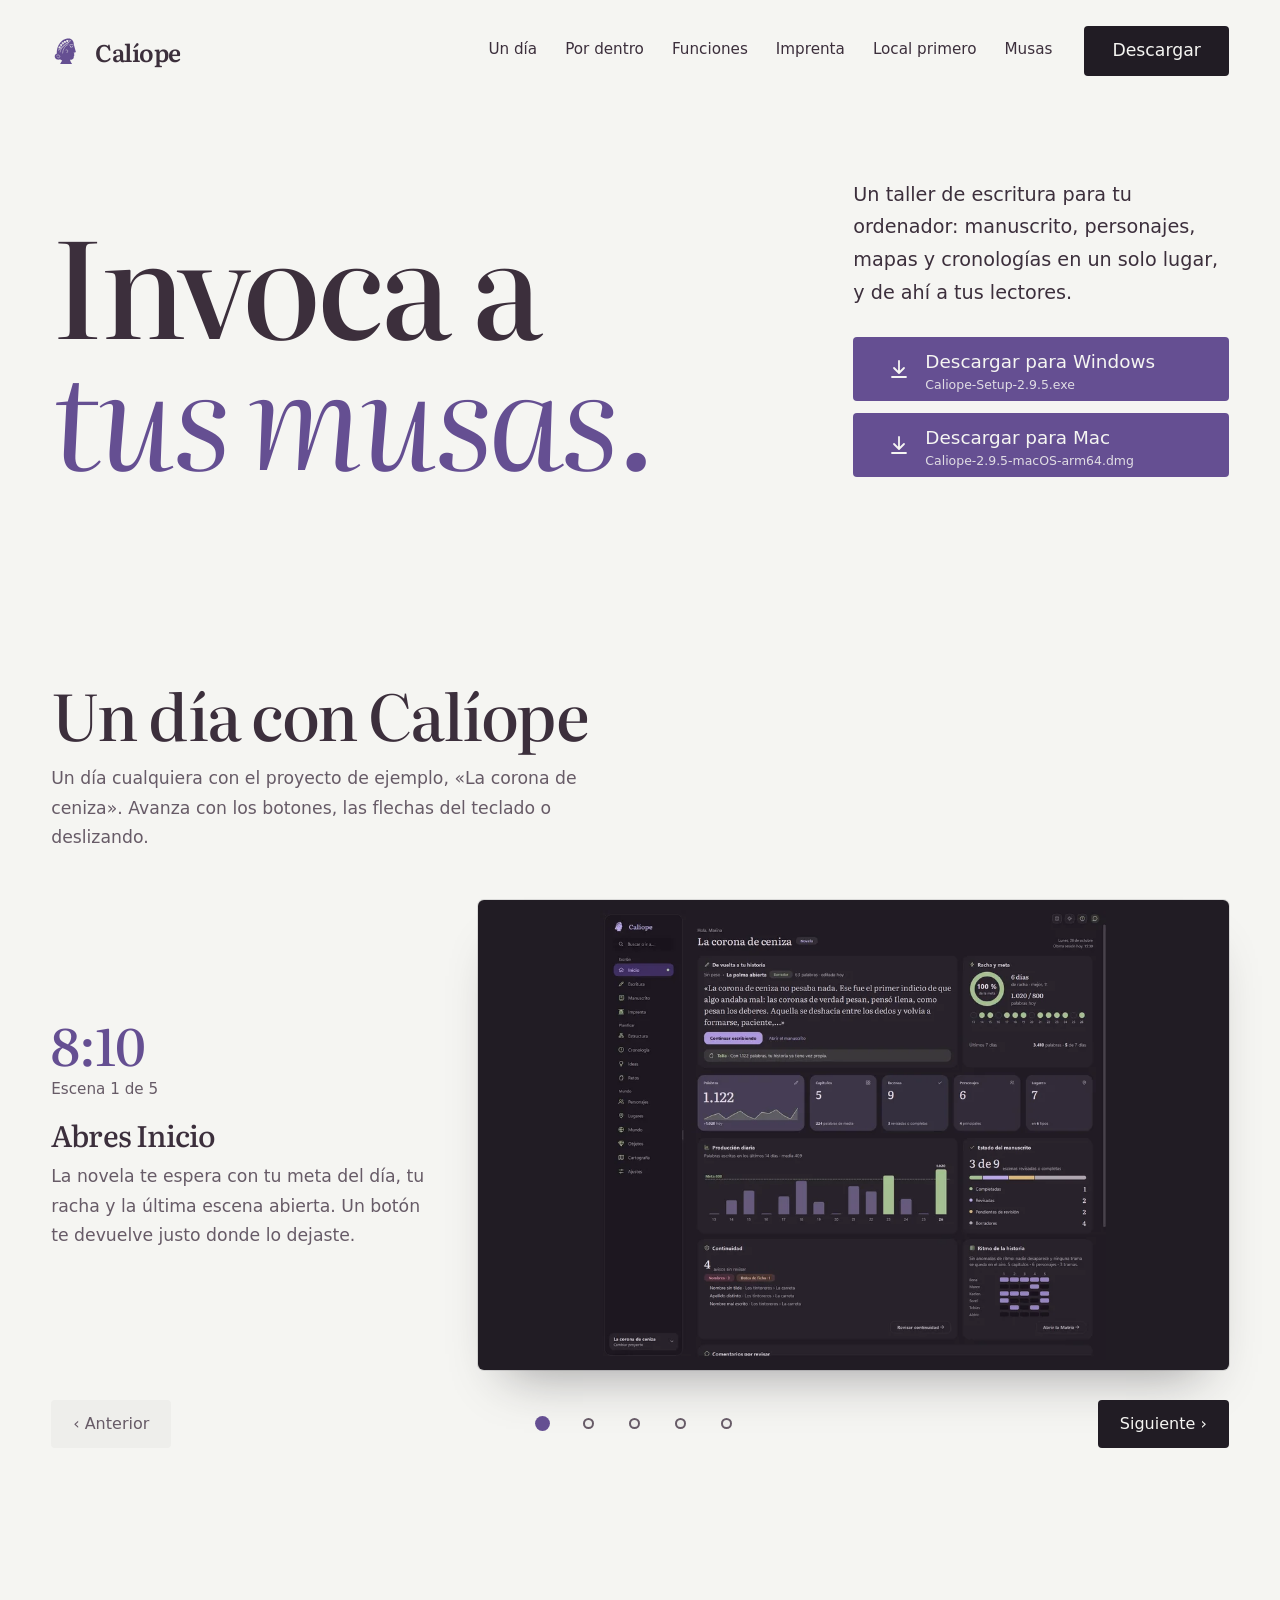
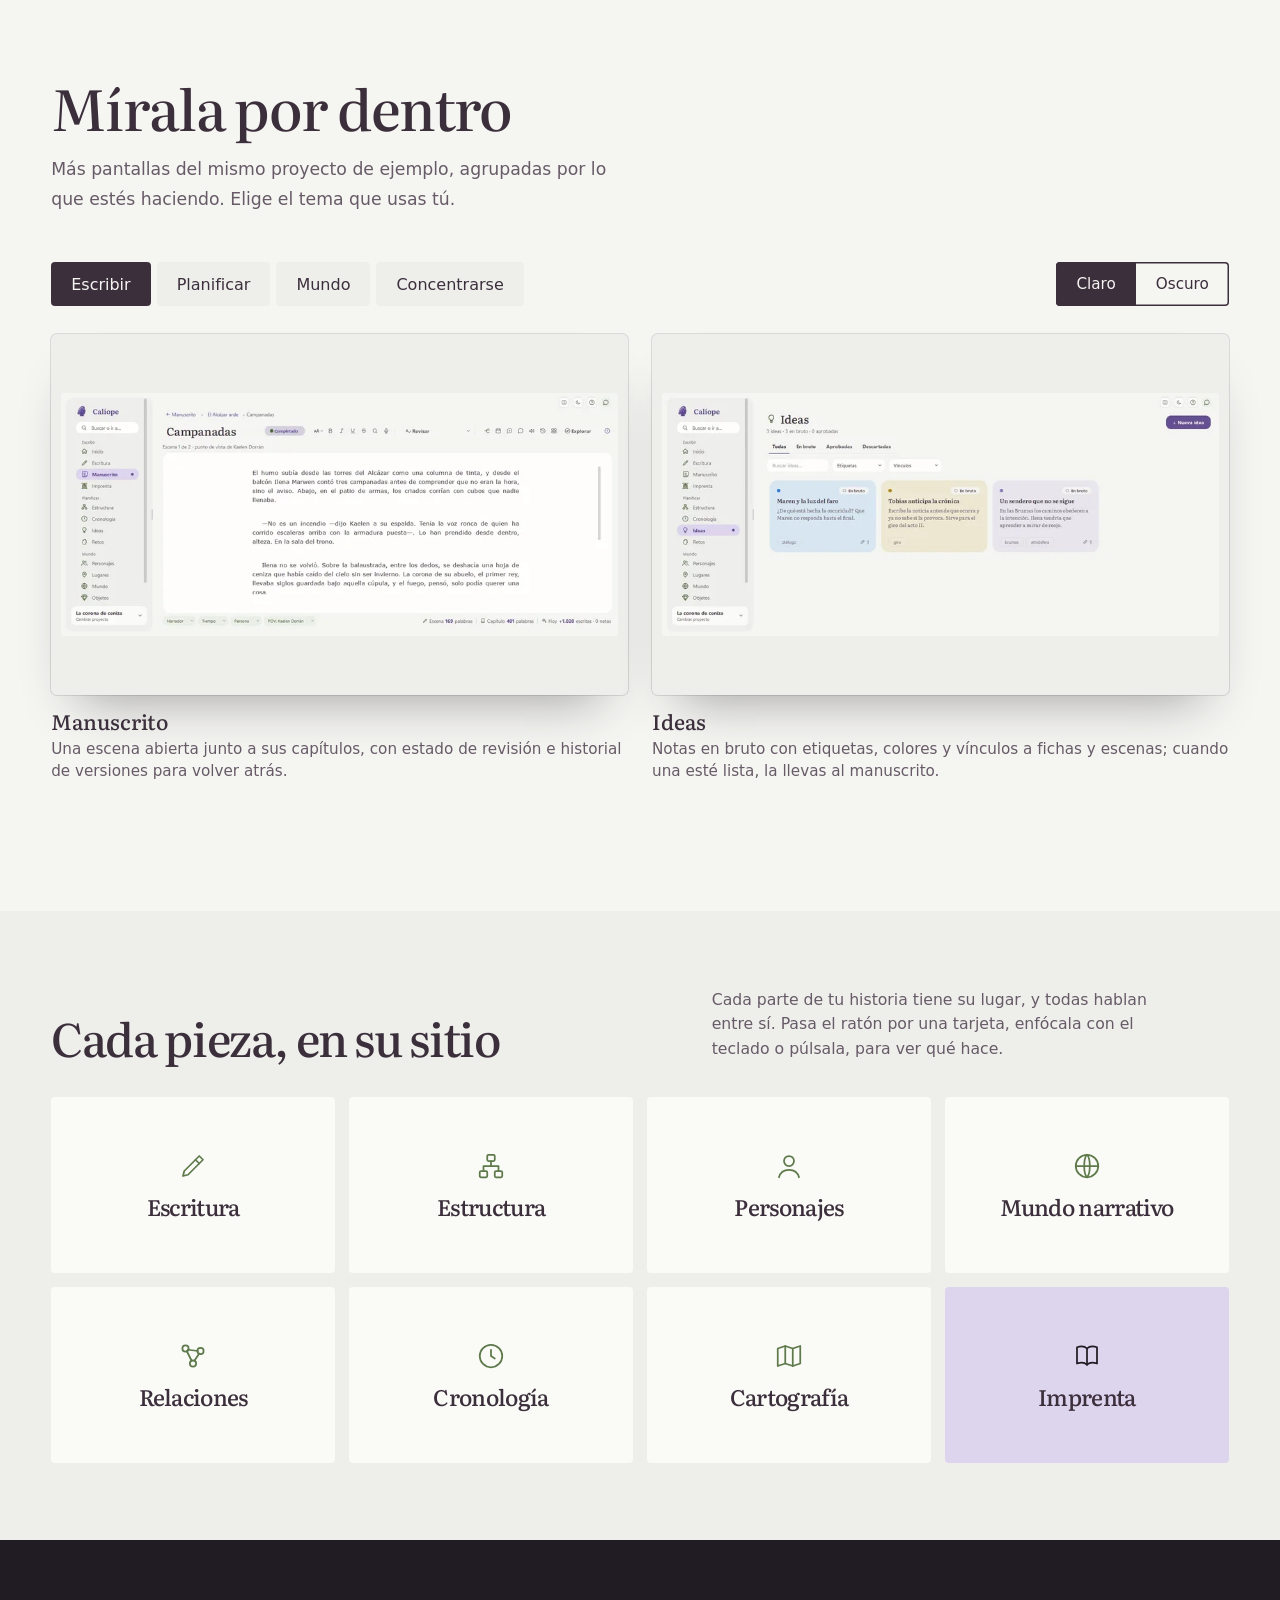
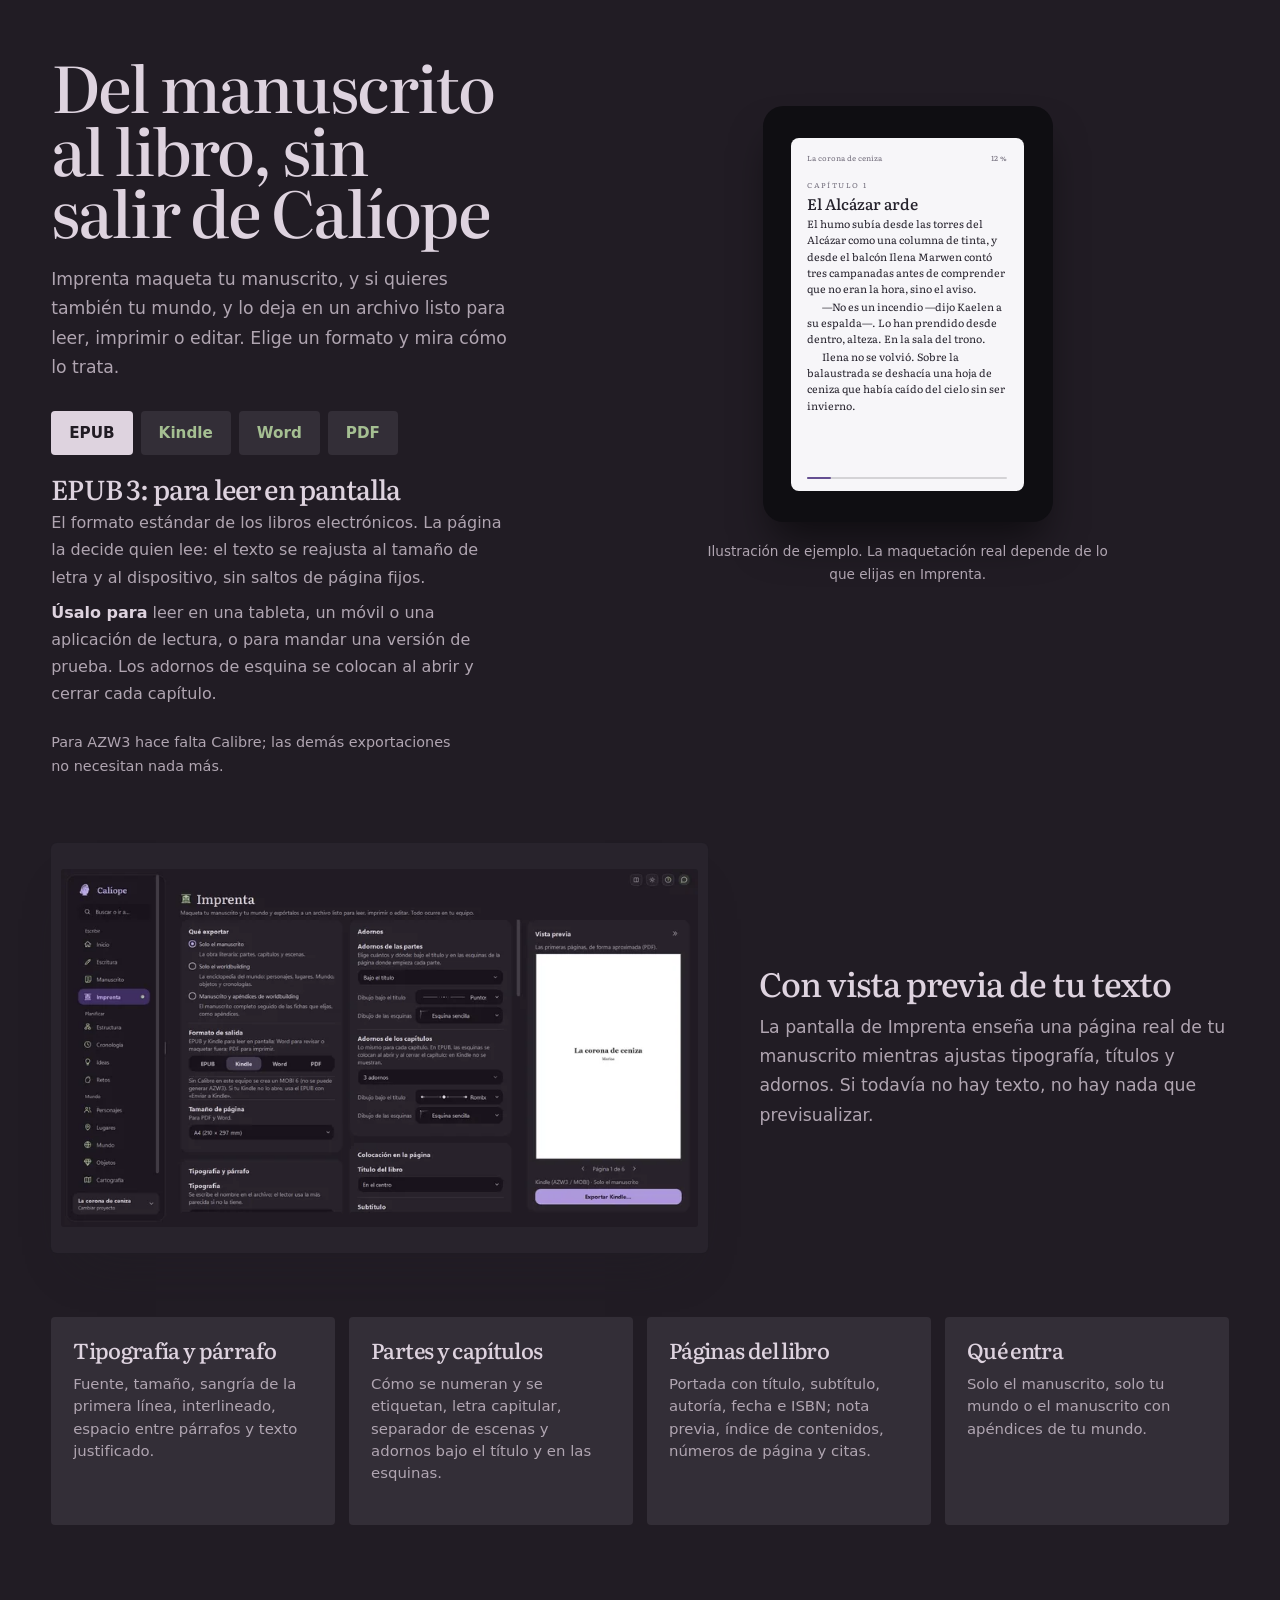
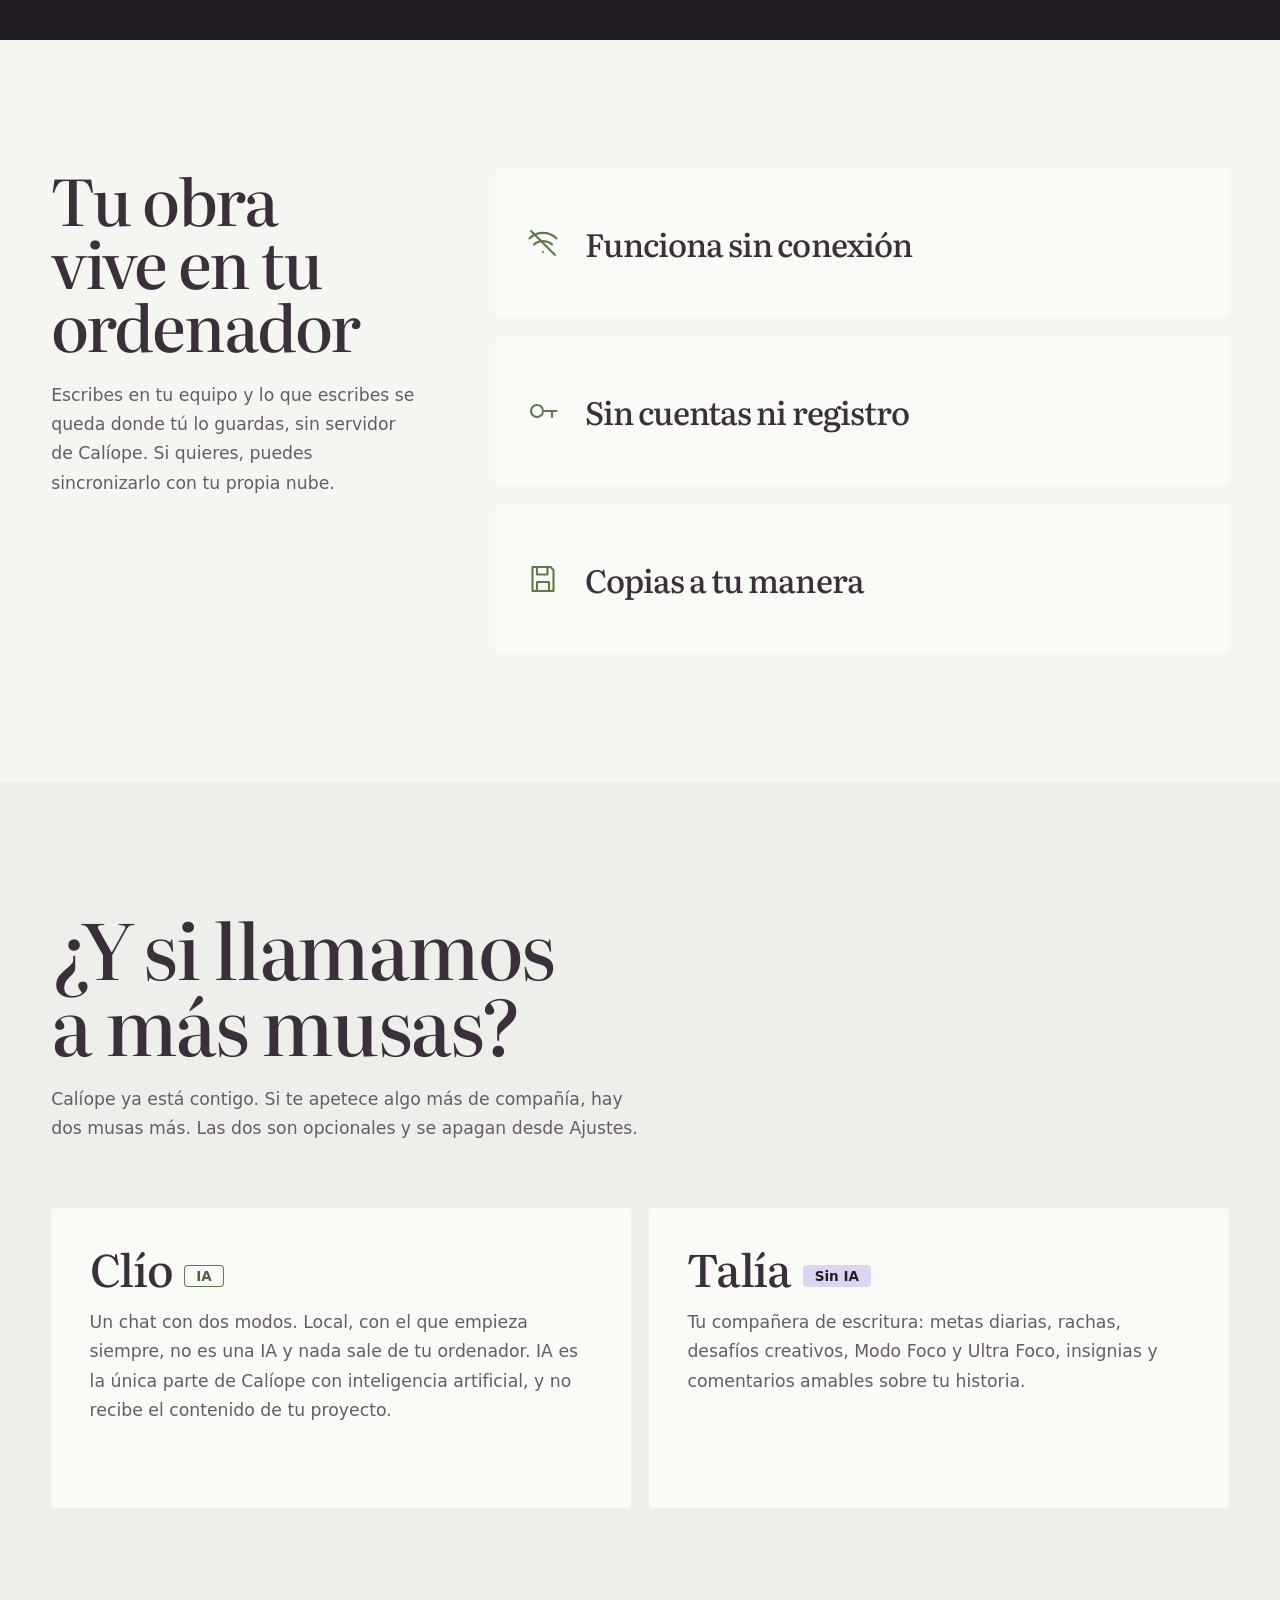
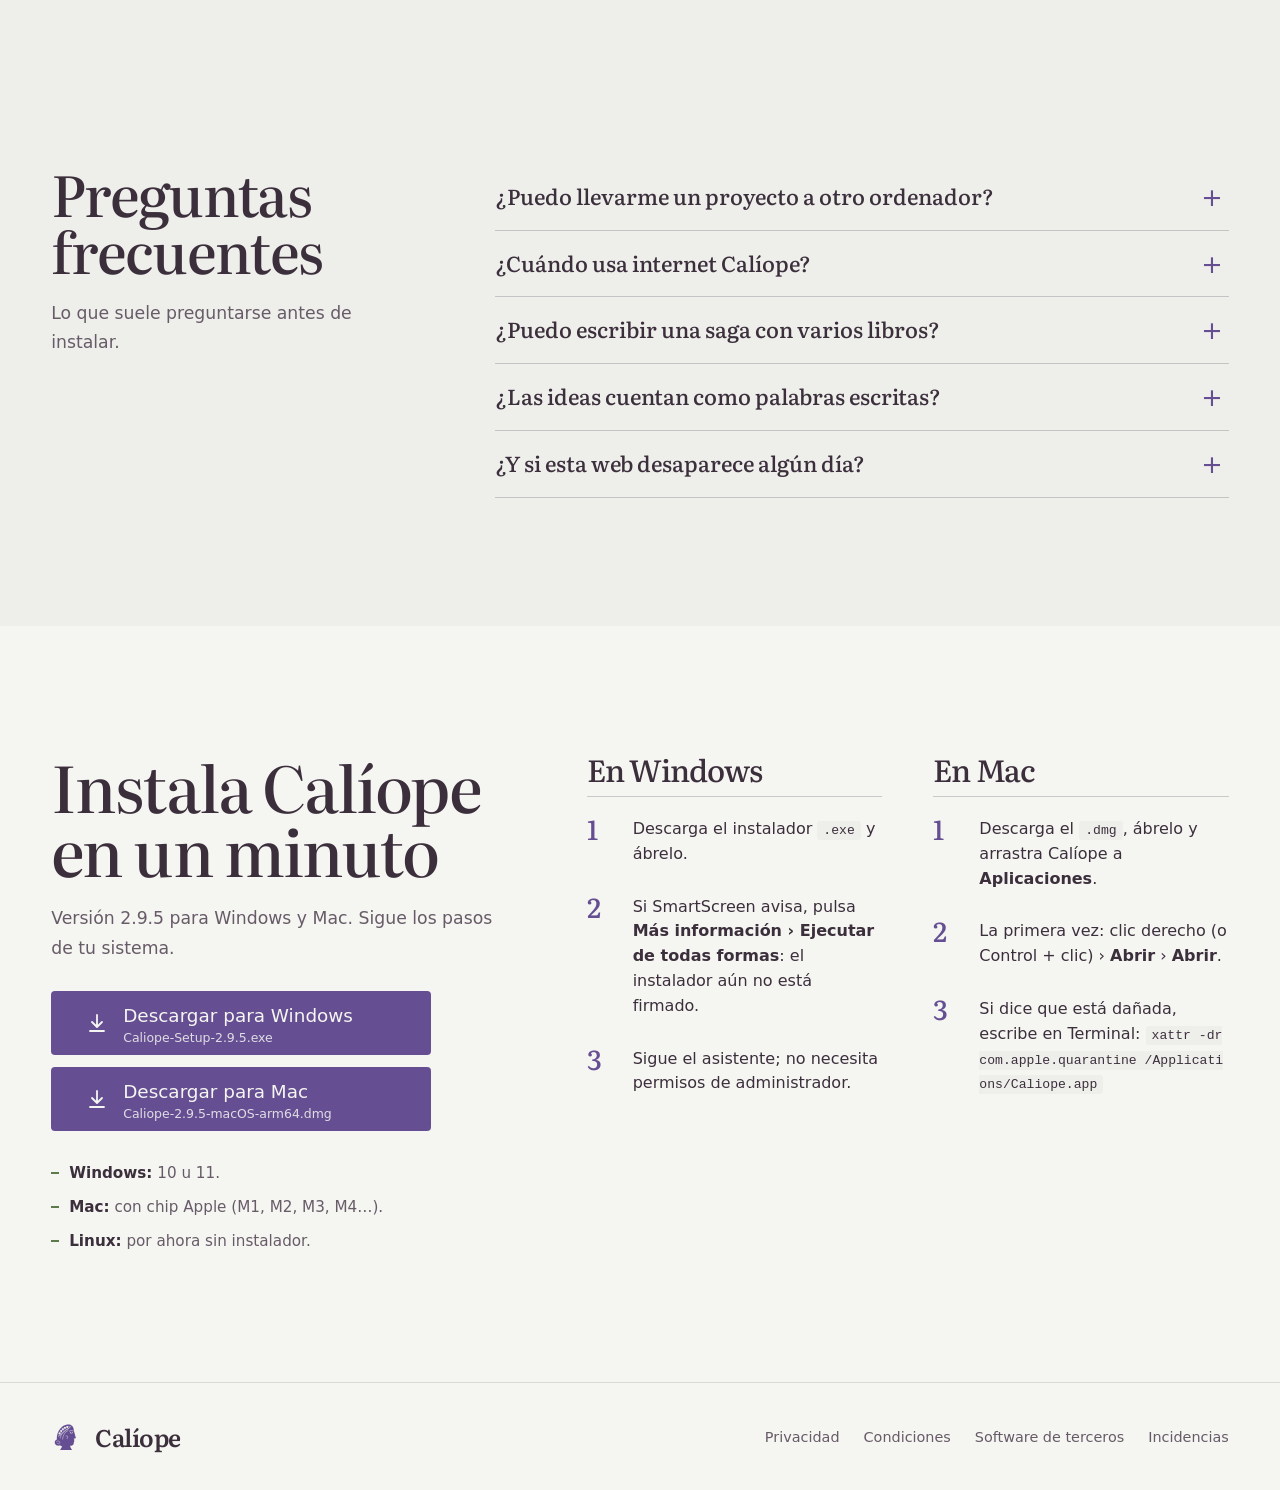
<file: docs/index.html>
<!doctype html>
<html lang="es">
<head>
<meta charset="utf-8">
<meta name="viewport" content="width=device-width, initial-scale=1">
<meta name="caliope-version" content="2.9.5">
<title>Calíope — Invoca a tus musas. Da vida a tus mundos.</title>
<meta name="description" content="Calíope es una aplicación de escritorio para escritores: manuscrito con revisión de continuidad, escaleta y matriz de ritmo, personajes, mundo, mapas, cronologías y exportación a EPUB, Kindle, DOCX y PDF. Todo en tu ordenador, sin cuentas; la nube, solo si la activas.">
<meta name="theme-color" content="#F5F5F2">
<meta name="color-scheme" content="light">
<meta property="og:title" content="Calíope — Invoca a tus musas. Da vida a tus mundos.">
<meta property="og:description" content="Tu musa para la escritura: manuscrito, continuidad, estructura, mundo, mapas y cronologías, 100 % en tu ordenador.">
<meta property="og:type" content="website">
<meta property="og:image" content="https://marinaescobar.github.io/caliope/assets/og.png">
<meta property="og:image:width" content="1200">
<meta property="og:image:height" content="630">
<meta name="twitter:card" content="summary_large_image">
<link rel="icon" href="assets/favicon.png" type="image/png" sizes="256x256">
<link rel="apple-touch-icon" href="assets/favicon.png">
<link rel="stylesheet" href="css/style.css">
<link rel="stylesheet" href="css/extra.css">
<script>document.documentElement.className+=" js"</script>
</head>
<body>
<a class="skip" href="#contenido">Saltar al contenido</a>
<svg width="0" height="0" style="position:absolute"><defs>
<symbol id="pen" viewBox="0 0 24 24" fill="none" stroke="currentColor" stroke-width="1.4" stroke-linecap="round" stroke-linejoin="round"><path d="M4 20l1-4L17 4l3 3L8 19z"/><path d="M14 7l3 3"/></symbol>
<symbol id="tree" viewBox="0 0 24 24" fill="none" stroke="currentColor" stroke-width="1.4" stroke-linecap="round" stroke-linejoin="round"><rect x="9" y="3" width="6" height="5" rx="1"/><rect x="3" y="16" width="6" height="5" rx="1"/><rect x="15" y="16" width="6" height="5" rx="1"/><path d="M12 8v4M6 16v-4h12v4"/></symbol>
<symbol id="user" viewBox="0 0 24 24" fill="none" stroke="currentColor" stroke-width="1.4" stroke-linecap="round" stroke-linejoin="round"><circle cx="12" cy="8" r="4"/><path d="M4 21c1-4 4-6 8-6s7 2 8 6"/></symbol>
<symbol id="globe" viewBox="0 0 24 24" fill="none" stroke="currentColor" stroke-width="1.4" stroke-linecap="round" stroke-linejoin="round"><circle cx="12" cy="12" r="9"/><path d="M3 12h18M12 3c3 3 3 15 0 18M12 3c-3 3-3 15 0 18"/></symbol>
<symbol id="net" viewBox="0 0 24 24" fill="none" stroke="currentColor" stroke-width="1.4" stroke-linecap="round" stroke-linejoin="round"><circle cx="6" cy="6" r="2.5"/><circle cx="18" cy="8" r="2.5"/><circle cx="12" cy="18" r="2.5"/><path d="M8 7l8 1M7 8l4 8M17 10l-4 6"/></symbol>
<symbol id="clock" viewBox="0 0 24 24" fill="none" stroke="currentColor" stroke-width="1.4" stroke-linecap="round" stroke-linejoin="round"><circle cx="12" cy="12" r="9"/><path d="M12 7v5l3 2"/></symbol>
<symbol id="map" viewBox="0 0 24 24" fill="none" stroke="currentColor" stroke-width="1.4" stroke-linecap="round" stroke-linejoin="round"><path d="M3 6l6-2 6 2 6-2v14l-6 2-6-2-6 2z"/><path d="M9 4v14M15 6v14"/></symbol>
<symbol id="book" viewBox="0 0 24 24" fill="none" stroke="currentColor" stroke-width="1.4" stroke-linecap="round" stroke-linejoin="round"><path d="M4 5c3-1 6-1 8 1 2-2 5-2 8-1v13c-3-1-6-1-8 1-2-2-5-2-8-1z"/><path d="M12 6v13"/></symbol>
<symbol id="wifi" viewBox="0 0 24 24" fill="none" stroke="currentColor" stroke-width="1.4" stroke-linecap="round" stroke-linejoin="round"><path d="M3 9c5-5 13-5 18 0M6 13c3-3 9-3 12 0M12 18h.01"/><path d="M4 4l16 16"/></symbol>
<symbol id="key" viewBox="0 0 24 24" fill="none" stroke="currentColor" stroke-width="1.4" stroke-linecap="round" stroke-linejoin="round"><circle cx="8" cy="12" r="4"/><path d="M12 12h9M18 12v4"/></symbol>
<symbol id="save" viewBox="0 0 24 24" fill="none" stroke="currentColor" stroke-width="1.4" stroke-linecap="round" stroke-linejoin="round"><path d="M5 4h12l2 2v14H5z"/><path d="M8 4v5h7V4M8 20v-6h8v6"/></symbol>
<symbol id="dl" viewBox="0 0 24 24" fill="none" stroke="currentColor" stroke-width="1.8" stroke-linecap="round" stroke-linejoin="round"><path d="M12 4v11M7 11l5 5 5-5M5 20h14"/></symbol>
</defs></svg>

<header class="top"><a class="brand" href="#"><span class="mark" aria-hidden="true"><!--LOGO--><svg xmlns="http://www.w3.org/2000/svg" viewBox="0 0 100 100"><defs><mask id="m" maskUnits="userSpaceOnUse" x="0" y="0" width="100" height="100"><rect width="100" height="100" fill="#fff"/><path d="M57.00 19.50C41.00 19.50 27.00 30.00 22.50 47.00Z" fill="none" stroke="#000" stroke-width="1.25" stroke-linecap="round"/><path d="M50.21 19.38C51.03 22.15 48.99 24.60 46.12 24.30C45.30 21.53 47.35 19.07 50.21 19.38Z" fill="#000"/><path d="M50.53 20.82C48.04 22.29 45.16 20.90 44.76 18.04C47.25 16.58 50.13 17.97 50.53 20.82Z" fill="#000"/><path d="M42.95 21.58C44.34 24.11 42.86 26.94 39.99 27.26C38.60 24.73 40.08 21.89 42.95 21.58Z" fill="#000"/><path d="M43.56 22.92C41.44 24.88 38.33 24.14 37.34 21.43C39.45 19.47 42.56 20.22 43.56 22.92Z" fill="#000"/><path d="M36.34 25.26C38.24 27.44 37.40 30.52 34.67 31.44C32.77 29.27 33.61 26.18 36.34 25.26Z" fill="#000"/><path d="M37.23 26.45C35.58 28.81 32.38 28.75 30.83 26.32C32.48 23.95 35.68 24.01 37.23 26.45Z" fill="#000"/><path d="M30.60 30.34C32.92 32.06 32.76 35.25 30.28 36.73C27.96 35.01 28.13 31.81 30.60 30.34Z" fill="#000"/><path d="M31.72 31.31C30.61 33.97 27.47 34.58 25.44 32.54C26.55 29.87 29.69 29.26 31.72 31.31Z" fill="#000"/><path d="M25.94 36.70C28.56 37.90 29.07 41.06 26.95 43.02C24.33 41.82 23.82 38.67 25.94 36.70Z" fill="#000"/><path d="M27.23 37.42C26.70 40.25 23.76 41.51 21.34 39.93C21.87 37.10 24.81 35.84 27.23 37.42Z" fill="#000"/><path d="M52 25.5C38 29 29 41 27 53" fill="none" stroke="#000" stroke-width="1.25" stroke-linecap="round" stroke-linejoin="round"/><path d="M50 31C41 35 35 44 34 56" fill="none" stroke="#000" stroke-width="1.25" stroke-linecap="round" stroke-linejoin="round"/><path d="M16 64C19 60 25 61 26 66C26 70 21 72 19 69" fill="none" stroke="#000" stroke-width="1.25" stroke-linecap="round" stroke-linejoin="round"/><path d="M44 47C49 44.5 51.5 50 47 55" fill="none" stroke="#000" stroke-width="1.25" stroke-linecap="round" stroke-linejoin="round"/><path d="M54.5 32.5C58 30.5 62 30.5 65.2 32.2" fill="none" stroke="#000" stroke-width="1.5" stroke-linecap="round"/><path d="M55.5 37.5C57.5 34.8 62 34.8 64.8 37.2C62 40 57.5 40.2 55.5 37.5Z" fill="#000"/><circle cx="60.4" cy="37.3" r="1.9" fill="#fff"/></mask></defs><path d="M54.00 13.00L55.46 13.35L56.86 13.83L58.17 14.44L59.41 15.16L60.56 16.00L61.63 16.93L62.61 17.95L63.50 19.06L64.30 20.25L65.00 21.50L65.60 22.81L66.09 24.18L66.49 25.59L66.77 27.03L66.94 28.51L67.00 30.00L72.50 50.50L73.19 52.31L72.31 53.69L70.00 54.50L66.50 55.20L68.12 57.40L69.00 59.00L68.36 60.15L67.50 61.00L68.50 62.56L68.00 64.50L66.91 66.06L66.80 68.00L66.85 69.49L66.50 70.94L65.75 72.28L64.59 73.49L63.00 74.50L61.75 75.03L60.52 75.42L59.31 75.70L58.15 75.88L57.04 75.97L56.00 76.00L56.30 77.09L56.64 78.18L57.04 79.27L57.49 80.36L57.98 81.45L58.53 82.55L59.12 83.64L59.77 84.73L60.46 85.82L61.21 86.91L62.00 88.00L27.00 88.00L27.67 86.70L28.33 85.47L29.00 84.30L29.67 83.17L30.33 82.09L31.00 81.04L31.67 80.01L32.33 79.00L33.00 78.00L31.84 77.46L30.70 76.87L29.59 76.23L28.51 75.56L27.47 74.83L26.69 74.25L25.16 74.91L23.39 75.35L21.50 75.50L19.61 75.35L17.84 74.91L16.20 74.20L14.73 73.27L13.47 72.12L12.43 70.79L11.66 69.31L11.17 67.71L11.00 66.00L11.17 64.29L11.66 62.69L12.43 61.21L13.47 59.88L14.73 58.73L16.20 57.80L17.12 57.40L17.04 56.42L17.00 55.00L17.02 53.44L17.10 51.88L17.22 50.34L17.39 48.82L17.60 47.30L17.86 45.80L18.17 44.32L18.52 42.86L18.91 41.42L19.35 39.99L19.83 38.59L20.35 37.22L20.91 35.86L21.51 34.54L22.14 33.24L22.82 31.96L23.53 30.72L24.28 29.51L25.06 28.33L25.88 27.19L26.74 26.08L27.62 25.00L28.54 23.96L29.50 22.96L30.48 22.00L31.49 21.08L32.53 20.21L33.60 19.37L34.70 18.59L35.83 17.84L36.98 17.15L38.16 16.50L39.36 15.91L40.59 15.36L41.84 14.87L43.11 14.43L44.40 14.04L45.72 13.72L47.05 13.45L48.40 13.23L49.78 13.08L51.17 12.99L52.58 12.96L54.00 13.00Z" fill="currentColor" mask="url(#m)"/></svg><!--/LOGO--></span>Calíope</a>
<nav class="links"><a href="#dia">Un día</a><a href="#dentro">Por dentro</a><a href="#funciones">Funciones</a><a href="#imprenta">Imprenta</a><a href="#local">Local primero</a><a href="#musas">Musas</a></nav>
<a class="btn" href="#descarga">Descargar</a></header>

<main id="contenido" tabindex="-1">
<section class="hero"><div class="wrap">
<h1>Invoca a<span>tus musas.</span></h1>
<aside><p>Un taller de escritura para tu ordenador: manuscrito, personajes, mapas y cronologías en un solo lugar, y de ahí a tus lectores.</p>
<div class="dl"><a class="btn big" href="https://github.com/marinaescobar/caliope/releases/download/v2.9.5/Caliope-Setup-2.9.5.exe"><svg aria-hidden="true"><use href="#dl"/></svg><span>Descargar para Windows<small>Caliope-Setup-2.9.5.exe</small></span></a>
<a class="btn big" href="https://github.com/marinaescobar/caliope/releases/download/v2.9.5/Caliope-2.9.5-macOS-arm64.dmg"><svg aria-hidden="true"><use href="#dl"/></svg><span>Descargar para Mac<small>Caliope-2.9.5-macOS-arm64.dmg</small></span></a></div>
</aside></div>
</section>

<section class="day" id="dia" aria-labelledby="dia-h"><div class="wrap">
<h2 id="dia-h">Un día con Calíope</h2>
<p class="lead">Un día cualquiera con el proyecto de ejemplo, «La corona de ceniza». Avanza con los botones, las flechas del teclado o deslizando.</p>
<div class="story" data-story>
<ol class="chapters">
<li class="ch" data-title="Primera hora"><div class="t"><span class="k">8:10</span><span class="lbl">Escena 1 de 5</span><h3>Abres Inicio</h3><p>La novela te espera con tu meta del día, tu racha y la última escena abierta. Un botón te devuelve justo donde lo dejaste.</p></div><figure class="fr"><img src="img/dark/inicio.webp" srcset="img/dark/inicio-800.webp 800w, img/dark/inicio.webp 1600w" sizes="(min-width:1100px) 700px, 92vw" data-n="inicio" data-w="1600" width="1600" height="1421" alt="Pantalla de Inicio con la meta diaria, la racha, la última escena abierta y las baldosas del proyecto" loading="lazy" decoding="async"></figure></li>
<li class="ch" data-title="La escena"><div class="t"><span class="k">9:30</span><span class="lbl">Escena 2 de 5</span><h3>Escribes la escena</h3><p>Sigues en el capítulo cinco. El texto ocupa el centro, el índice espera a un lado y el formato aparece solo cuando lo pides.</p></div><figure class="fr"><img src="img/dark/escritura.webp" srcset="img/dark/escritura-800.webp 800w, img/dark/escritura.webp 1600w" sizes="(min-width:1100px) 700px, 92vw" data-n="escritura" data-w="1600" width="1600" height="900" alt="Módulo Escritura: el manuscrito entero en un solo editor, con la barra de formato y las divisiones de capítulos y escenas" loading="lazy" decoding="async"></figure></li>
<li class="ch" data-title="Algo no casa"><div class="t"><span class="k">11:15</span><span class="lbl">Escena 3 de 5</span><h3>Algo no casa</h3><p>Calíope avisa de que un apellido no coincide con su ficha y de que unos ojos eran grises, no azules. Corriges desde el propio aviso o lo dejas si fue a propósito.</p></div><figure class="fr"><img src="img/dark/continuidad.webp" srcset="img/dark/continuidad-800.webp 800w, img/dark/continuidad.webp 1600w" sizes="(min-width:1100px) 700px, 92vw" data-n="continuidad" data-w="1600" width="1600" height="900" alt="Pestaña Continuidad con avisos sobre apellidos y rasgos que no coinciden con las fichas" loading="lazy" decoding="async"></figure></li>
<li class="ch" data-title="El ritmo"><div class="t"><span class="k">13:40</span><span class="lbl">Escena 4 de 5</span><h3>Miras el ritmo</h3><p>En la Matriz ves que Sorel lleva tres capítulos sin aparecer. Si es lo que buscabas, lo marcas como intencional; si no, ya sabes dónde mirar.</p></div><figure class="fr"><img src="img/dark/matriz.webp" srcset="img/dark/matriz-800.webp 800w, img/dark/matriz.webp 1040w" sizes="(min-width:1100px) 700px, 92vw" data-n="matriz" data-w="1040" width="1040" height="700" alt="Matriz de ritmo: capítulos en las filas, personajes en las columnas y las ausencias prolongadas resaltadas" loading="lazy" decoding="async"></figure></li>
<li class="ch" data-title="El libro"><div class="t"><span class="k">20:00</span><span class="lbl">Escena 5 de 5</span><h3>Cierras con el libro</h3><p>Al caer la tarde compilas lo escrito y miras cómo quedan las páginas, con su índice y su nota previa.</p></div><figure class="fr bk" role="img" aria-label="Ilustración de un índice de contenidos y una nota previa maquetados"><div class="spread" style="width:min(100%,460px)" aria-hidden="true">
<div class="pgw"><div class="pg cpg"><p class="cl">Contenido</p><div class="orn"><i></i></div><ul class="toc"><li><span>El Alcázar arde</span><i></i><span>13</span></li><li><span>Los tintoreros</span><i></i><span>27</span></li><li><span>Un sendero que no se sigue</span><i></i><span>41</span></li><li><span>La isla del faro</span><i></i><span>58</span></li><li><span>Sin peso</span><i></i><span>73</span></li></ul><p class="fo">7</p></div></div>
<div class="pgw"><div class="pg cpg"><p class="cl">Nota previa</p><div class="orn"><i></i></div><p class="tx">Esta historia nació de una pregunta: qué pesa más, una corona o una promesa.</p><p class="tx">Los nombres y los lugares son inventados. Las cenizas, no.</p><p class="fo">8</p></div></div>
</div></figure></li>
</ol>
<div class="ctrl"><button type="button" data-prev>‹ Anterior</button><ol class="dots" aria-label="Escenas"></ol><button type="button" data-next>Siguiente ›</button></div>
<p class="sr" aria-live="polite"></p>
</div></div></section>

<section class="shots" id="dentro"><div class="wrap">
<h2>Mírala por dentro</h2><p class="lead">Más pantallas del mismo proyecto de ejemplo, agrupadas por lo que estés haciendo. Elige el tema que usas tú.</p>
<div data-gal data-theme="light" class="tabs">
<div class="gbar"><div class="tl" role="tablist" aria-label="Tareas"><button type="button" role="tab" id="t0" aria-controls="p0" aria-selected="true" tabindex="0">Escribir</button><button type="button" role="tab" id="t1" aria-controls="p1" aria-selected="false" tabindex="-1">Planificar</button><button type="button" role="tab" id="t2" aria-controls="p2" aria-selected="false" tabindex="-1">Mundo</button><button type="button" role="tab" id="t3" aria-controls="p3" aria-selected="false" tabindex="-1">Concentrarse</button></div><div class="gt" role="group" aria-label="Tema de las capturas"><button type="button" data-gt="light" aria-pressed="true">Claro</button><button type="button" data-gt="dark" aria-pressed="false">Oscuro</button></div></div>
<div class="tp" role="tabpanel" id="p0" aria-labelledby="t0"><figure><div class="fr"><img src="img/light/manuscrito.webp" srcset="img/light/manuscrito-800.webp 800w, img/light/manuscrito.webp 1600w" sizes="(min-width:1100px) 560px, (min-width:700px) 46vw, 92vw" data-n="manuscrito" data-w="1600" width="1600" height="700" alt="Módulo Manuscrito con una escena abierta y el panel de capítulos" loading="lazy" decoding="async"></div><figcaption><b>Manuscrito</b>Una escena abierta junto a sus capítulos, con estado de revisión e historial de versiones para volver atrás.</figcaption></figure><figure><div class="fr"><img src="img/light/ideas.webp" srcset="img/light/ideas-800.webp 800w, img/light/ideas.webp 1600w" sizes="(min-width:1100px) 560px, (min-width:700px) 46vw, 92vw" data-n="ideas" data-w="1600" width="1600" height="700" alt="Módulo Ideas con tres notas en bruto, con etiquetas y colores" loading="lazy" decoding="async"></div><figcaption><b>Ideas</b>Notas en bruto con etiquetas, colores y vínculos a fichas y escenas; cuando una esté lista, la llevas al manuscrito.</figcaption></figure></div><div class="tp" role="tabpanel" id="p1" aria-labelledby="t1"><figure><div class="fr"><img src="img/light/escaleta.webp" srcset="img/light/escaleta-800.webp 800w, img/light/escaleta.webp 1600w" sizes="(min-width:1100px) 560px, (min-width:700px) 46vw, 92vw" data-n="escaleta" data-w="1600" width="1600" height="720" alt="Escaleta con tarjetas de escena agrupadas por tramas" loading="lazy" decoding="async"></div><figcaption><b>Escaleta</b>Tarjetas de escena agrupadas por actos o tramas; las reordenas para probar otra estructura.</figcaption></figure><figure><div class="fr"><img src="img/light/cronologia.webp" srcset="img/light/cronologia-800.webp 800w, img/light/cronologia.webp 1600w" sizes="(min-width:1100px) 560px, (min-width:700px) 46vw, 92vw" data-n="cronologia" data-w="1600" width="1600" height="940" alt="Línea de tiempo con eventos sobre un calendario propio" loading="lazy" decoding="async"></div><figcaption><b>Cronología</b>Los eventos de tu historia ordenados sobre el calendario que definas.</figcaption></figure></div><div class="tp" role="tabpanel" id="p2" aria-labelledby="t2"><figure><div class="fr"><img src="img/light/personajes.webp" srcset="img/light/personajes-800.webp 800w, img/light/personajes.webp 1600w" sizes="(min-width:1100px) 560px, (min-width:700px) 46vw, 92vw" data-n="personajes" data-w="1600" width="1600" height="940" alt="Ficha de personaje con su índice lateral de secciones" loading="lazy" decoding="async"></div><figcaption><b>Ficha de personaje</b>Datos, aspecto, psicología y galería en secciones que se despliegan, con un índice lateral para saltar.</figcaption></figure><figure><div class="fr"><img src="img/light/relaciones.webp" srcset="img/light/relaciones-800.webp 800w, img/light/relaciones.webp 1600w" sizes="(min-width:1100px) 560px, (min-width:700px) 46vw, 92vw" data-n="relaciones" data-w="1600" width="1600" height="940" alt="Mapa de relaciones entre personajes, con un color por tipo de vínculo" loading="lazy" decoding="async"></div><figcaption><b>Relaciones</b>Los vínculos entre personajes como un grafo que puedes mover; cada tipo de relación tiene su color.</figcaption></figure><figure><div class="fr"><img src="img/light/genealogias.webp" srcset="img/light/genealogias-800.webp 800w, img/light/genealogias.webp 1600w" sizes="(min-width:1100px) 560px, (min-width:700px) 46vw, 92vw" data-n="genealogias" data-w="1600" width="1600" height="940" alt="Árbol genealógico de una casa, generación a generación" loading="lazy" decoding="async"></div><figcaption><b>Genealogías</b>El árbol de una casa, generación a generación, enlazado con las fichas.</figcaption></figure><figure><div class="fr"><img src="img/light/mapa.webp" srcset="img/light/mapa-800.webp 800w, img/light/mapa.webp 1600w" sizes="(min-width:1100px) 560px, (min-width:700px) 46vw, 92vw" data-n="mapa" data-w="1600" width="1600" height="940" alt="Mapa del mundo con capas y pines enlazados a fichas" loading="lazy" decoding="async"></div><figcaption><b>Cartografía</b>Un mapa del mundo con capas; cada pin abre la ficha del lugar.</figcaption></figure></div><div class="tp" role="tabpanel" id="p3" aria-labelledby="t3"><figure><div class="fr"><img src="img/light/ultrafoco.webp" srcset="img/light/ultrafoco-800.webp 800w, img/light/ultrafoco.webp 1600w" sizes="(min-width:1100px) 560px, (min-width:700px) 46vw, 92vw" data-n="ultrafoco" data-w="1600" width="1600" height="940" alt="Modo Ultra Foco: pantalla completa con el texto centrado y la barra flotante" loading="lazy" decoding="async"></div><figcaption><b>Ultra Foco</b>Pantalla completa, solo el texto y una barra que se esconde. Eliges fondo, fuente y ambiente sonoro.</figcaption></figure><figure><div class="fr"><img src="img/light/retos.webp" srcset="img/light/retos-800.webp 800w, img/light/retos.webp 1600w" sizes="(min-width:1100px) 560px, (min-width:700px) 46vw, 92vw" data-n="retos" data-w="1600" width="1600" height="1000" alt="Pantalla de Retos con Modo Foco, racha, meta diaria, insignias conseguidas y premios por conseguir con su progreso" loading="lazy" decoding="async"></div><figcaption><b>Retos</b>Meta diaria, racha, Modo Foco con temporizador e insignias que Talía celebra contigo; las que aún no tienes se ven en «Por conseguir», con su progreso.</figcaption></figure></div>
</div></div></section>

<section class="fun" id="funciones"><div class="wrap">
<div class="intro"><h2>Cada pieza, en su sitio</h2><p>Cada parte de tu historia tiene su lugar, y todas hablan entre sí. Pasa el ratón por una tarjeta, enfócala con el teclado o púlsala, para ver qué hace.</p></div>
<div class="deck">
<div class="card" tabindex="0"><svg><use href="#pen"/></svg><h3>Escritura</h3><p>Todo el manuscrito reunido en un solo documento. Al importar un archivo detecta partes, capítulos y escenas, y tú confirmas las dudas.</p></div>
<div class="card" tabindex="0"><svg><use href="#tree"/></svg><h3>Estructura</h3><p>Escaleta de tarjetas por actos o tramas y Matriz de presencia: quién aparece, en qué capítulos y dónde se enfría la trama.</p></div>
<div class="card" tabindex="0"><svg><use href="#user"/></svg><h3>Personajes</h3><p>Fichas a medida para personajes, lugares y objetos, enlazadas con tus escenas.</p></div>
<div class="card" tabindex="0"><svg><use href="#globe"/></svg><h3>Mundo narrativo</h3><p>Universo, mitología, bestiario, historia y civilizaciones, con campos para cada entrada.</p></div>
<div class="card" tabindex="0"><svg><use href="#net"/></svg><h3>Relaciones</h3><p>Un mapa interactivo de vínculos y árboles genealógicos que se mantienen iguales entre sí.</p></div>
<div class="card" tabindex="0"><svg><use href="#clock"/></svg><h3>Cronología</h3><p>Líneas temporales con el calendario que tu mundo necesite y edades a tu medida.</p></div>
<div class="card" tabindex="0"><svg><use href="#map"/></svg><h3>Cartografía</h3><p>Mapas de mundos y planos de ciudades con rejilla, símbolos y pines enlazados a tus fichas.</p></div>
<div class="card imp" tabindex="0"><svg><use href="#book"/></svg><h3>Imprenta</h3><p>Compila tu novela con maquetación cuidada: EPUB, Kindle, Word y PDF.</p></div>
</div></div></section>

<section class="imp-sec" id="imprenta" data-imp><div class="wrap">
<div class="imp-top"><div><h2>Del manuscrito al libro, sin salir de Calíope</h2>
<p class="lead">Imprenta maqueta tu manuscrito, y si quieres también tu mundo, y lo deja en un archivo listo para leer, imprimir o editar. Elige un formato y mira cómo lo trata.</p>
<div class="fmtab" role="tablist" aria-label="Formatos de salida"><button type="button" role="tab" data-f="epub" aria-selected="true" tabindex="0">EPUB</button><button type="button" role="tab" data-f="kindle" aria-selected="false" tabindex="-1">Kindle</button><button type="button" role="tab" data-f="docx" aria-selected="false" tabindex="-1">Word</button><button type="button" role="tab" data-f="pdf" aria-selected="false" tabindex="-1">PDF</button></div>
<div class="fd on" data-fd="epub"><h3>EPUB 3: para leer en pantalla</h3><p>El formato estándar de los libros electrónicos. La página la decide quien lee: el texto se reajusta al tamaño de letra y al dispositivo, sin saltos de página fijos.</p><p><b>Úsalo para</b> leer en una tableta, un móvil o una aplicación de lectura, o para mandar una versión de prueba. Los adornos de esquina se colocan al abrir y cerrar cada capítulo.</p></div>
<div class="fd" data-fd="kindle"><h3>Kindle: AZW3 o MOBI</h3><p>Con Calibre instalado, Calíope genera AZW3; sin él, crea un MOBI propio.</p><p><b>Úsalo para</b> tu Kindle. Si no lo abre, el EPUB con «Enviar a Kindle» es la alternativa.</p></div>
<div class="fd" data-fd="docx"><h3>Word (DOCX): para revisar o maquetar fuera</h3><p>Respeta el tamaño de página, la tipografía, los títulos y los números de página que hayas elegido.</p><p><b>Úsalo para</b> pasar el texto a otra persona que lo revise con control de cambios, o para terminar la maquetación en tu programa de siempre.</p></div>
<div class="fd" data-fd="pdf"><h3>PDF: para imprimir</h3><p>Tamaño de página, márgenes, adornos y numeración quedan fijos tal como los ves en la vista previa.</p><p><b>Úsalo para</b> imprimir una copia, llevarla a una imprenta o compartir un original que no cambie de aspecto.</p></div>
<p class="note" style="font-size:.9rem;color:var(--on-dark-2);margin:0">Para AZW3 hace falta Calibre; las demás exportaciones no necesitan nada más.</p></div>
<div class="stage"><figure class="mock on" data-fm="epub" role="img" aria-label="Ilustración de un EPUB abierto en una tableta"><div class="tablet"><div class="pgw"><div class="screen"><div class="bar"><span>La corona de ceniza</span><span>12 %</span></div><p class="cl" style="margin-top:7cqw">Capítulo 1</p><h4 style="margin-top:1.5cqw">El Alcázar arde</h4><p>El humo subía desde las torres del Alcázar como una columna de tinta, y desde el balcón Ilena Marwen contó tres campanadas antes de comprender que no eran la hora, sino el aviso.</p><p>—No es un incendio —dijo Kaelen a su espalda—. Lo han prendido desde dentro, alteza. En la sala del trono.</p><p>Ilena no se volvió. Sobre la balaustrada se deshacía una hoja de ceniza que había caído del cielo sin ser invierno.</p><div class="pr"></div></div></div></div><figcaption>Ilustración de ejemplo. La maquetación real depende de lo que elijas en Imprenta.</figcaption></figure><figure class="mock" data-fm="kindle" role="img" aria-label="Ilustración de un libro de Kindle en un lector de tinta electrónica"><div class="kindle"><div class="pgw"><div class="screen"><div class="bar"><span>La corona de ceniza</span><span>Cap. 2</span></div><h4>La huida</h4><p>Salieron por las cocinas, entre el vapor y el olor a pan quemado. Kaelen abría paso con el hombro.</p><p>Ilena, con la capa de lana de una criada sobre el vestido, caminaba con la cabeza baja y el corazón golpeándole las costillas.</p><div class="pr"></div></div></div></div><figcaption>Ilustración de ejemplo. En Kindle los adornos de esquina no se muestran.</figcaption></figure><figure class="mock" data-fm="docx" role="img" aria-label="Ilustración de un documento de Word con el primer capítulo"><div class="win"><div class="tt">La corona de ceniza.docx</div><div class="rb"><b>Inicio</b><span>Insertar</span><span>Diseño</span><span>Revisar</span></div><div class="area"><div class="pgw"><div class="pg"><span class="hd">La corona de ceniza</span><h5>3. Los tintoreros</h5><p>En el callejón de los tintoreros las paredes goteaban morado y añil.</p><p>Tobías Quill los esperaba junto a una carreta, con el cuaderno bajo el brazo y cara de no haber dormido en tres noches.</p><span class="fo">1</span></div></div></div></div><figcaption>Ilustración de ejemplo. Tamaño de página, tipografía y títulos se llevan al documento.</figcaption></figure><figure class="mock" data-fm="pdf" role="img" aria-label="Ilustración de una página de título y un primer capítulo maquetados"><div class="spread" >
<div class="pgw"><div class="pg tpg"><p class="ti">La corona de ceniza</p><p class="su">Una novela de fuego y memoria</p><div class="orn"><i></i></div><p class="au">Lía Ferrer</p><p class="ft">Primera edición, 2026<br>ISBN 978-84-000-0000-0</p></div></div>
<div class="pgw"><div class="pg cpg"><p class="cl">Capítulo uno</p><p class="ct">El Alcázar arde</p><div class="orn"><i></i></div><p class="tx"><span class="dc">E</span>l humo subía desde las torres del Alcázar como una columna de tinta, y desde el balcón Ilena Marwen contó tres campanadas antes de comprender que no eran la hora, sino el aviso.</p><p class="tx">—No es un incendio —dijo Kaelen a su espalda—. Lo han prendido desde dentro, en la sala del trono.</p><p class="tx">Ilena no se volvió. Entre los dedos se deshacía una hoja de ceniza que había caído del cielo sin ser invierno.</p><p class="fo">13</p></div></div>
</div><figcaption>Ilustración de ejemplo. Portada, adornos, letra capitular y numeración, como en la vista previa.</figcaption></figure></div></div>
<div class="shot"><div class="fr"><img src="img/dark/imprenta.webp" srcset="img/dark/imprenta-800.webp 800w, img/dark/imprenta.webp 1600w" sizes="(min-width:1100px) 640px, 92vw" data-n="imprenta" data-w="1600" width="1600" height="900" alt="Pantalla de Imprenta con los ajustes de formato, tipografía y adornos y la vista previa de una página" loading="lazy" decoding="async"></div><div><h3>Con vista previa de tu texto</h3><p>La pantalla de Imprenta enseña una página real de tu manuscrito mientras ajustas tipografía, títulos y adornos. Si todavía no hay texto, no hay nada que previsualizar.</p></div></div>
<ul class="cuida">
<li><h3>Tipografía y párrafo</h3><p>Fuente, tamaño, sangría de la primera línea, interlineado, espacio entre párrafos y texto justificado.</p></li>
<li><h3>Partes y capítulos</h3><p>Cómo se numeran y se etiquetan, letra capitular, separador de escenas y adornos bajo el título y en las esquinas.</p></li>
<li><h3>Páginas del libro</h3><p>Portada con título, subtítulo, autoría, fecha e ISBN; nota previa, índice de contenidos, números de página y citas.</p></li>
<li><h3>Qué entra</h3><p>Solo el manuscrito, solo tu mundo o el manuscrito con apéndices de tu mundo.</p></li>
</ul></div></section>

<section class="loc" id="local"><div class="wrap">
<div><h2>Tu obra vive en tu ordenador</h2><p class="lead">Escribes en tu equipo y lo que escribes se queda donde tú lo guardas, sin servidor de Calíope. Si quieres, puedes sincronizarlo con tu propia nube.</p></div>
<div class="lines">
<div class="line" tabindex="0"><svg><use href="#wifi"/></svg><h3>Funciona sin conexión</h3><p>Manuscrito, fichas, mapas, corrector, sinónimos, dictado y exportación son locales.</p></div>
<div class="line" tabindex="0"><svg><use href="#key"/></svg><h3>Sin cuentas ni registro</h3><p>Instalas, abres y escribes.</p></div>
<div class="line" tabindex="0"><svg><use href="#save"/></svg><h3>Copias a tu manera</h3><p>Guarda cada proyecto en un archivo y llévalo donde quieras.</p></div>
</div></div></section>

<section class="mus" id="musas"><div class="wrap">
<h2>¿Y si llamamos a más musas?</h2><p class="lead">Calíope ya está contigo. Si te apetece algo más de compañía, hay dos musas más. Las dos son opcionales y se apagan desde Ajustes.</p>
<div class="pair">
<div class="muse"><h3>Clío<span class="tag ai">IA</span></h3><p>Un chat con dos modos. Local, con el que empieza siempre, no es una IA y nada sale de tu ordenador. IA es la única parte de Calíope con inteligencia artificial, y no recibe el contenido de tu proyecto.</p></div>
<div class="muse"><h3>Talía<span class="tag no">Sin IA</span></h3><p>Tu compañera de escritura: metas diarias, rachas, desafíos creativos, Modo Foco y Ultra Foco, insignias y comentarios amables sobre tu historia.</p></div>
</div></div></section>

<section class="faq" id="preguntas"><div class="wrap">
<div><h2>Preguntas frecuentes</h2><p class="lead">Lo que suele preguntarse antes de instalar.</p></div>
<div>
<details><summary>¿Puedo llevarme un proyecto a otro ordenador?</summary><p>Sí. Guardas el proyecto en un archivo, lo copias y lo abres con Calíope en el otro equipo.</p></details>
<details><summary>¿Cuándo usa internet Calíope?</summary><p>Solo cuando hace falta: el modo IA de Clío, la sincronización en la nube y la descarga de voces de dictado, si los activas, y la comprobación de versiones nuevas. Los detalles están en la <a href="privacidad.html">política de privacidad</a>.</p></details>
<details><summary>¿Puedo escribir una saga con varios libros?</summary><p>Sí. Reúnes varios libros en una saga y compartes entre ellos personajes, lugares y mundo.</p></details>
<details><summary>¿Las ideas cuentan como palabras escritas?</summary><p>No. Las notas de Ideas quedan fuera de las estadísticas y de las metas: solo cuenta el texto que llevas a una escena.</p></details>
<details><summary>¿Y si esta web desaparece algún día?</summary><p>Calíope no depende de ella para funcionar. Tus proyectos son archivos tuyos y se quedan en tu equipo.</p></details>
</div></div></section>

<section class="inst" id="descarga"><div class="wrap">
<div><h2>Instala Calíope en un minuto</h2><p class="lead">Versión 2.9.5 para Windows y Mac. Sigue los pasos de tu sistema.</p>
<div class="dl">
<a class="btn big" href="https://github.com/marinaescobar/caliope/releases/download/v2.9.5/Caliope-Setup-2.9.5.exe"><svg aria-hidden="true"><use href="#dl"/></svg><span>Descargar para Windows<small>Caliope-Setup-2.9.5.exe</small></span></a>
<a class="btn big" href="https://github.com/marinaescobar/caliope/releases/download/v2.9.5/Caliope-2.9.5-macOS-arm64.dmg"><svg aria-hidden="true"><use href="#dl"/></svg><span>Descargar para Mac<small>Caliope-2.9.5-macOS-arm64.dmg</small></span></a></div>
<ul class="reqs"><li><b>Windows:</b> 10 u 11.</li><li><b>Mac:</b> con chip Apple (M1, M2, M3, M4…).</li><li><b>Linux:</b> por ahora sin instalador.</li></ul></div>
<div class="os">
<div><h3>En Windows</h3><ol>
<li>Descarga el instalador <code>.exe</code> y ábrelo.</li>
<li>Si SmartScreen avisa, pulsa <b>Más información › Ejecutar de todas formas</b>: el instalador aún no está firmado.</li>
<li>Sigue el asistente; no necesita permisos de administrador.</li></ol></div>
<div><h3>En Mac</h3><ol>
<li>Descarga el <code>.dmg</code>, ábrelo y arrastra Calíope a <b>Aplicaciones</b>.</li>
<li>La primera vez: clic derecho (o Control + clic) › <b>Abrir</b> › <b>Abrir</b>.</li>
<li>Si dice que está dañada, escribe en Terminal: <code>xattr -dr com.apple.quarantine /Applications/Caliope.app</code></li></ol></div>
</div></div></section>
</main>
<footer><div class="wrap"><a class="brand" href="#"><span class="mark" aria-hidden="true"><!--LOGO--><svg xmlns="http://www.w3.org/2000/svg" viewBox="0 0 100 100"><defs><mask id="m" maskUnits="userSpaceOnUse" x="0" y="0" width="100" height="100"><rect width="100" height="100" fill="#fff"/><path d="M57.00 19.50C41.00 19.50 27.00 30.00 22.50 47.00Z" fill="none" stroke="#000" stroke-width="1.25" stroke-linecap="round"/><path d="M50.21 19.38C51.03 22.15 48.99 24.60 46.12 24.30C45.30 21.53 47.35 19.07 50.21 19.38Z" fill="#000"/><path d="M50.53 20.82C48.04 22.29 45.16 20.90 44.76 18.04C47.25 16.58 50.13 17.97 50.53 20.82Z" fill="#000"/><path d="M42.95 21.58C44.34 24.11 42.86 26.94 39.99 27.26C38.60 24.73 40.08 21.89 42.95 21.58Z" fill="#000"/><path d="M43.56 22.92C41.44 24.88 38.33 24.14 37.34 21.43C39.45 19.47 42.56 20.22 43.56 22.92Z" fill="#000"/><path d="M36.34 25.26C38.24 27.44 37.40 30.52 34.67 31.44C32.77 29.27 33.61 26.18 36.34 25.26Z" fill="#000"/><path d="M37.23 26.45C35.58 28.81 32.38 28.75 30.83 26.32C32.48 23.95 35.68 24.01 37.23 26.45Z" fill="#000"/><path d="M30.60 30.34C32.92 32.06 32.76 35.25 30.28 36.73C27.96 35.01 28.13 31.81 30.60 30.34Z" fill="#000"/><path d="M31.72 31.31C30.61 33.97 27.47 34.58 25.44 32.54C26.55 29.87 29.69 29.26 31.72 31.31Z" fill="#000"/><path d="M25.94 36.70C28.56 37.90 29.07 41.06 26.95 43.02C24.33 41.82 23.82 38.67 25.94 36.70Z" fill="#000"/><path d="M27.23 37.42C26.70 40.25 23.76 41.51 21.34 39.93C21.87 37.10 24.81 35.84 27.23 37.42Z" fill="#000"/><path d="M52 25.5C38 29 29 41 27 53" fill="none" stroke="#000" stroke-width="1.25" stroke-linecap="round" stroke-linejoin="round"/><path d="M50 31C41 35 35 44 34 56" fill="none" stroke="#000" stroke-width="1.25" stroke-linecap="round" stroke-linejoin="round"/><path d="M16 64C19 60 25 61 26 66C26 70 21 72 19 69" fill="none" stroke="#000" stroke-width="1.25" stroke-linecap="round" stroke-linejoin="round"/><path d="M44 47C49 44.5 51.5 50 47 55" fill="none" stroke="#000" stroke-width="1.25" stroke-linecap="round" stroke-linejoin="round"/><path d="M54.5 32.5C58 30.5 62 30.5 65.2 32.2" fill="none" stroke="#000" stroke-width="1.5" stroke-linecap="round"/><path d="M55.5 37.5C57.5 34.8 62 34.8 64.8 37.2C62 40 57.5 40.2 55.5 37.5Z" fill="#000"/><circle cx="60.4" cy="37.3" r="1.9" fill="#fff"/></mask></defs><path d="M54.00 13.00L55.46 13.35L56.86 13.83L58.17 14.44L59.41 15.16L60.56 16.00L61.63 16.93L62.61 17.95L63.50 19.06L64.30 20.25L65.00 21.50L65.60 22.81L66.09 24.18L66.49 25.59L66.77 27.03L66.94 28.51L67.00 30.00L72.50 50.50L73.19 52.31L72.31 53.69L70.00 54.50L66.50 55.20L68.12 57.40L69.00 59.00L68.36 60.15L67.50 61.00L68.50 62.56L68.00 64.50L66.91 66.06L66.80 68.00L66.85 69.49L66.50 70.94L65.75 72.28L64.59 73.49L63.00 74.50L61.75 75.03L60.52 75.42L59.31 75.70L58.15 75.88L57.04 75.97L56.00 76.00L56.30 77.09L56.64 78.18L57.04 79.27L57.49 80.36L57.98 81.45L58.53 82.55L59.12 83.64L59.77 84.73L60.46 85.82L61.21 86.91L62.00 88.00L27.00 88.00L27.67 86.70L28.33 85.47L29.00 84.30L29.67 83.17L30.33 82.09L31.00 81.04L31.67 80.01L32.33 79.00L33.00 78.00L31.84 77.46L30.70 76.87L29.59 76.23L28.51 75.56L27.47 74.83L26.69 74.25L25.16 74.91L23.39 75.35L21.50 75.50L19.61 75.35L17.84 74.91L16.20 74.20L14.73 73.27L13.47 72.12L12.43 70.79L11.66 69.31L11.17 67.71L11.00 66.00L11.17 64.29L11.66 62.69L12.43 61.21L13.47 59.88L14.73 58.73L16.20 57.80L17.12 57.40L17.04 56.42L17.00 55.00L17.02 53.44L17.10 51.88L17.22 50.34L17.39 48.82L17.60 47.30L17.86 45.80L18.17 44.32L18.52 42.86L18.91 41.42L19.35 39.99L19.83 38.59L20.35 37.22L20.91 35.86L21.51 34.54L22.14 33.24L22.82 31.96L23.53 30.72L24.28 29.51L25.06 28.33L25.88 27.19L26.74 26.08L27.62 25.00L28.54 23.96L29.50 22.96L30.48 22.00L31.49 21.08L32.53 20.21L33.60 19.37L34.70 18.59L35.83 17.84L36.98 17.15L38.16 16.50L39.36 15.91L40.59 15.36L41.84 14.87L43.11 14.43L44.40 14.04L45.72 13.72L47.05 13.45L48.40 13.23L49.78 13.08L51.17 12.99L52.58 12.96L54.00 13.00Z" fill="currentColor" mask="url(#m)"/></svg><!--/LOGO--></span>Calíope</a><div class="links"><a href="privacidad.html">Privacidad</a><a href="condiciones.html">Condiciones</a><a href="https://github.com/marinaescobar/caliope/blob/main/THIRD_PARTY.md">Software de terceros</a><a href="https://github.com/marinaescobar/caliope/issues">Incidencias</a></div></div></footer>
<script src="js/site.js" defer></script>
</body>
</html>
</file>
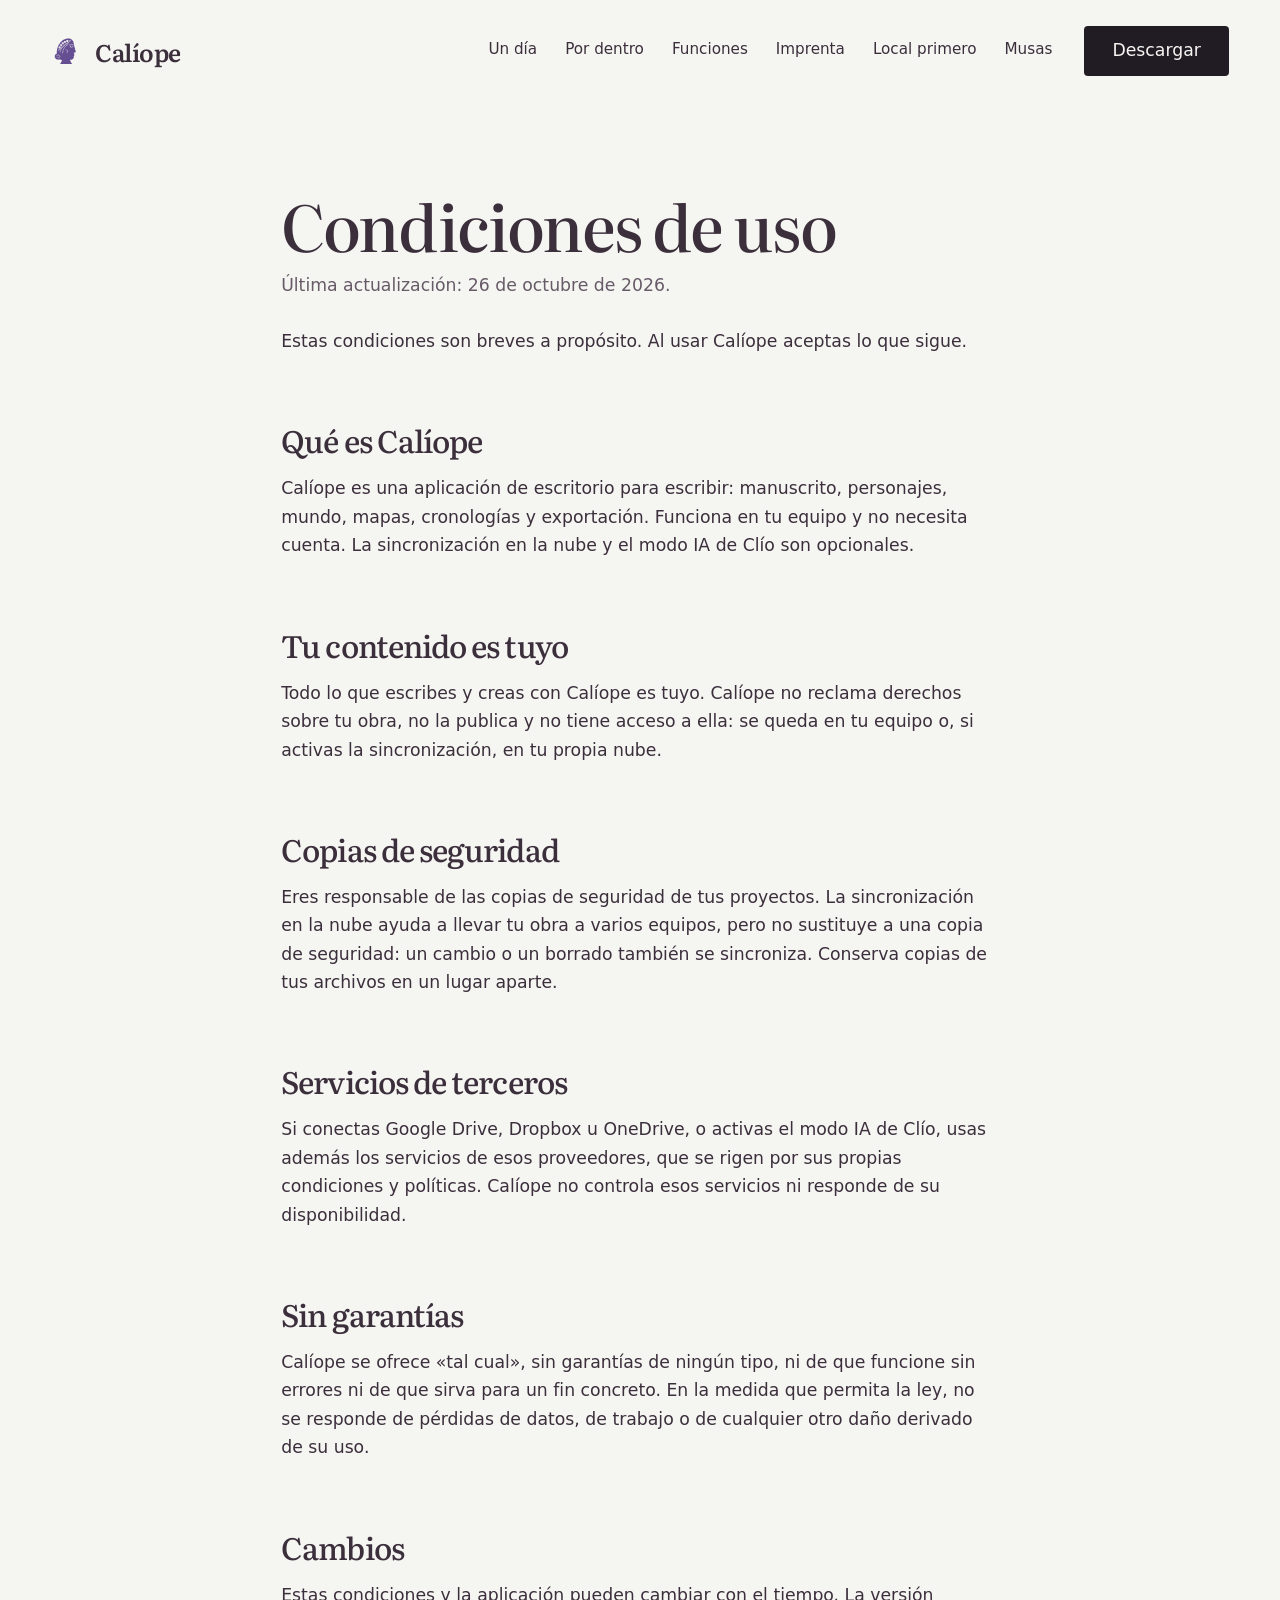
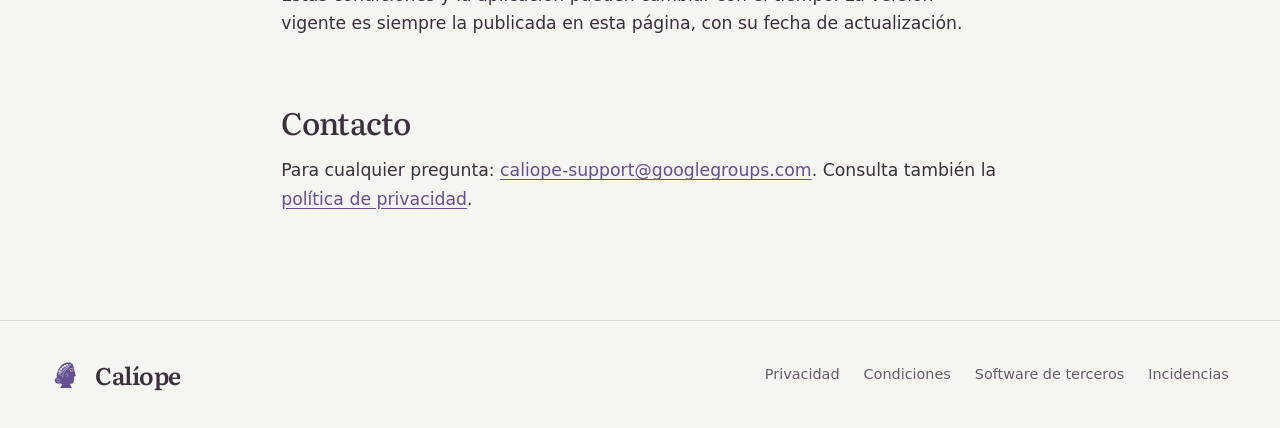
<file: docs/condiciones.html>
<!doctype html>
<html lang="es">
<head>
<meta charset="utf-8">
<meta name="viewport" content="width=device-width, initial-scale=1">
<title>Condiciones de uso — Calíope</title>
<meta name="description" content="Condiciones de uso de Calíope: qué es la aplicación, de quién es tu contenido y qué responsabilidades hay.">
<meta name="theme-color" content="#F5F5F2">
<meta name="color-scheme" content="light">
<meta property="og:title" content="Condiciones de uso — Calíope">
<meta property="og:description" content="Condiciones de uso de Calíope: qué es la aplicación, de quién es tu contenido y qué responsabilidades hay.">
<meta property="og:type" content="website">
<meta property="og:image" content="https://marinaescobar.github.io/caliope/assets/og.png">
<meta name="twitter:card" content="summary_large_image">
<link rel="icon" href="assets/favicon.png" type="image/png" sizes="256x256">
<link rel="apple-touch-icon" href="assets/favicon.png">
<link rel="stylesheet" href="css/style.css">
<link rel="stylesheet" href="css/extra.css">
<style>.doc{padding:clamp(40px,7vw,96px) 0}.doc .wrap{max-width:820px}.doc h1{font-size:clamp(2.4rem,5vw,4rem);line-height:1.02}.doc h2{font-size:clamp(1.5rem,2.4vw,2rem);line-height:1.1;margin:2.2em 0 .5em}.doc p,.doc li{line-height:1.65;max-width:42em}.doc .upd{color:var(--muted);margin:14px 0 28px}.doc ul{padding-left:1.2em}.doc a{color:var(--accent);text-decoration:underline;text-underline-offset:3px}.doc code{overflow-wrap:anywhere}</style>
<script>document.documentElement.className+=" js"</script>
</head>
<body>
<a class="skip" href="#contenido">Saltar al contenido</a>
<svg width="0" height="0" style="position:absolute"><defs>
<symbol id="pen" viewBox="0 0 24 24" fill="none" stroke="currentColor" stroke-width="1.4" stroke-linecap="round" stroke-linejoin="round"><path d="M4 20l1-4L17 4l3 3L8 19z"/><path d="M14 7l3 3"/></symbol>
<symbol id="tree" viewBox="0 0 24 24" fill="none" stroke="currentColor" stroke-width="1.4" stroke-linecap="round" stroke-linejoin="round"><rect x="9" y="3" width="6" height="5" rx="1"/><rect x="3" y="16" width="6" height="5" rx="1"/><rect x="15" y="16" width="6" height="5" rx="1"/><path d="M12 8v4M6 16v-4h12v4"/></symbol>
<symbol id="user" viewBox="0 0 24 24" fill="none" stroke="currentColor" stroke-width="1.4" stroke-linecap="round" stroke-linejoin="round"><circle cx="12" cy="8" r="4"/><path d="M4 21c1-4 4-6 8-6s7 2 8 6"/></symbol>
<symbol id="globe" viewBox="0 0 24 24" fill="none" stroke="currentColor" stroke-width="1.4" stroke-linecap="round" stroke-linejoin="round"><circle cx="12" cy="12" r="9"/><path d="M3 12h18M12 3c3 3 3 15 0 18M12 3c-3 3-3 15 0 18"/></symbol>
<symbol id="net" viewBox="0 0 24 24" fill="none" stroke="currentColor" stroke-width="1.4" stroke-linecap="round" stroke-linejoin="round"><circle cx="6" cy="6" r="2.5"/><circle cx="18" cy="8" r="2.5"/><circle cx="12" cy="18" r="2.5"/><path d="M8 7l8 1M7 8l4 8M17 10l-4 6"/></symbol>
<symbol id="clock" viewBox="0 0 24 24" fill="none" stroke="currentColor" stroke-width="1.4" stroke-linecap="round" stroke-linejoin="round"><circle cx="12" cy="12" r="9"/><path d="M12 7v5l3 2"/></symbol>
<symbol id="map" viewBox="0 0 24 24" fill="none" stroke="currentColor" stroke-width="1.4" stroke-linecap="round" stroke-linejoin="round"><path d="M3 6l6-2 6 2 6-2v14l-6 2-6-2-6 2z"/><path d="M9 4v14M15 6v14"/></symbol>
<symbol id="book" viewBox="0 0 24 24" fill="none" stroke="currentColor" stroke-width="1.4" stroke-linecap="round" stroke-linejoin="round"><path d="M4 5c3-1 6-1 8 1 2-2 5-2 8-1v13c-3-1-6-1-8 1-2-2-5-2-8-1z"/><path d="M12 6v13"/></symbol>
<symbol id="wifi" viewBox="0 0 24 24" fill="none" stroke="currentColor" stroke-width="1.4" stroke-linecap="round" stroke-linejoin="round"><path d="M3 9c5-5 13-5 18 0M6 13c3-3 9-3 12 0M12 18h.01"/><path d="M4 4l16 16"/></symbol>
<symbol id="key" viewBox="0 0 24 24" fill="none" stroke="currentColor" stroke-width="1.4" stroke-linecap="round" stroke-linejoin="round"><circle cx="8" cy="12" r="4"/><path d="M12 12h9M18 12v4"/></symbol>
<symbol id="save" viewBox="0 0 24 24" fill="none" stroke="currentColor" stroke-width="1.4" stroke-linecap="round" stroke-linejoin="round"><path d="M5 4h12l2 2v14H5z"/><path d="M8 4v5h7V4M8 20v-6h8v6"/></symbol>
<symbol id="dl" viewBox="0 0 24 24" fill="none" stroke="currentColor" stroke-width="1.8" stroke-linecap="round" stroke-linejoin="round"><path d="M12 4v11M7 11l5 5 5-5M5 20h14"/></symbol>
</defs></svg>

<header class="top"><a class="brand" href="index.html"><span class="mark" aria-hidden="true"><!--LOGO--><svg xmlns="http://www.w3.org/2000/svg" viewBox="0 0 100 100"><defs><mask id="m" maskUnits="userSpaceOnUse" x="0" y="0" width="100" height="100"><rect width="100" height="100" fill="#fff"/><path d="M57.00 19.50C41.00 19.50 27.00 30.00 22.50 47.00Z" fill="none" stroke="#000" stroke-width="1.25" stroke-linecap="round"/><path d="M50.21 19.38C51.03 22.15 48.99 24.60 46.12 24.30C45.30 21.53 47.35 19.07 50.21 19.38Z" fill="#000"/><path d="M50.53 20.82C48.04 22.29 45.16 20.90 44.76 18.04C47.25 16.58 50.13 17.97 50.53 20.82Z" fill="#000"/><path d="M42.95 21.58C44.34 24.11 42.86 26.94 39.99 27.26C38.60 24.73 40.08 21.89 42.95 21.58Z" fill="#000"/><path d="M43.56 22.92C41.44 24.88 38.33 24.14 37.34 21.43C39.45 19.47 42.56 20.22 43.56 22.92Z" fill="#000"/><path d="M36.34 25.26C38.24 27.44 37.40 30.52 34.67 31.44C32.77 29.27 33.61 26.18 36.34 25.26Z" fill="#000"/><path d="M37.23 26.45C35.58 28.81 32.38 28.75 30.83 26.32C32.48 23.95 35.68 24.01 37.23 26.45Z" fill="#000"/><path d="M30.60 30.34C32.92 32.06 32.76 35.25 30.28 36.73C27.96 35.01 28.13 31.81 30.60 30.34Z" fill="#000"/><path d="M31.72 31.31C30.61 33.97 27.47 34.58 25.44 32.54C26.55 29.87 29.69 29.26 31.72 31.31Z" fill="#000"/><path d="M25.94 36.70C28.56 37.90 29.07 41.06 26.95 43.02C24.33 41.82 23.82 38.67 25.94 36.70Z" fill="#000"/><path d="M27.23 37.42C26.70 40.25 23.76 41.51 21.34 39.93C21.87 37.10 24.81 35.84 27.23 37.42Z" fill="#000"/><path d="M52 25.5C38 29 29 41 27 53" fill="none" stroke="#000" stroke-width="1.25" stroke-linecap="round" stroke-linejoin="round"/><path d="M50 31C41 35 35 44 34 56" fill="none" stroke="#000" stroke-width="1.25" stroke-linecap="round" stroke-linejoin="round"/><path d="M16 64C19 60 25 61 26 66C26 70 21 72 19 69" fill="none" stroke="#000" stroke-width="1.25" stroke-linecap="round" stroke-linejoin="round"/><path d="M44 47C49 44.5 51.5 50 47 55" fill="none" stroke="#000" stroke-width="1.25" stroke-linecap="round" stroke-linejoin="round"/><path d="M54.5 32.5C58 30.5 62 30.5 65.2 32.2" fill="none" stroke="#000" stroke-width="1.5" stroke-linecap="round"/><path d="M55.5 37.5C57.5 34.8 62 34.8 64.8 37.2C62 40 57.5 40.2 55.5 37.5Z" fill="#000"/><circle cx="60.4" cy="37.3" r="1.9" fill="#fff"/></mask></defs><path d="M54.00 13.00L55.46 13.35L56.86 13.83L58.17 14.44L59.41 15.16L60.56 16.00L61.63 16.93L62.61 17.95L63.50 19.06L64.30 20.25L65.00 21.50L65.60 22.81L66.09 24.18L66.49 25.59L66.77 27.03L66.94 28.51L67.00 30.00L72.50 50.50L73.19 52.31L72.31 53.69L70.00 54.50L66.50 55.20L68.12 57.40L69.00 59.00L68.36 60.15L67.50 61.00L68.50 62.56L68.00 64.50L66.91 66.06L66.80 68.00L66.85 69.49L66.50 70.94L65.75 72.28L64.59 73.49L63.00 74.50L61.75 75.03L60.52 75.42L59.31 75.70L58.15 75.88L57.04 75.97L56.00 76.00L56.30 77.09L56.64 78.18L57.04 79.27L57.49 80.36L57.98 81.45L58.53 82.55L59.12 83.64L59.77 84.73L60.46 85.82L61.21 86.91L62.00 88.00L27.00 88.00L27.67 86.70L28.33 85.47L29.00 84.30L29.67 83.17L30.33 82.09L31.00 81.04L31.67 80.01L32.33 79.00L33.00 78.00L31.84 77.46L30.70 76.87L29.59 76.23L28.51 75.56L27.47 74.83L26.69 74.25L25.16 74.91L23.39 75.35L21.50 75.50L19.61 75.35L17.84 74.91L16.20 74.20L14.73 73.27L13.47 72.12L12.43 70.79L11.66 69.31L11.17 67.71L11.00 66.00L11.17 64.29L11.66 62.69L12.43 61.21L13.47 59.88L14.73 58.73L16.20 57.80L17.12 57.40L17.04 56.42L17.00 55.00L17.02 53.44L17.10 51.88L17.22 50.34L17.39 48.82L17.60 47.30L17.86 45.80L18.17 44.32L18.52 42.86L18.91 41.42L19.35 39.99L19.83 38.59L20.35 37.22L20.91 35.86L21.51 34.54L22.14 33.24L22.82 31.96L23.53 30.72L24.28 29.51L25.06 28.33L25.88 27.19L26.74 26.08L27.62 25.00L28.54 23.96L29.50 22.96L30.48 22.00L31.49 21.08L32.53 20.21L33.60 19.37L34.70 18.59L35.83 17.84L36.98 17.15L38.16 16.50L39.36 15.91L40.59 15.36L41.84 14.87L43.11 14.43L44.40 14.04L45.72 13.72L47.05 13.45L48.40 13.23L49.78 13.08L51.17 12.99L52.58 12.96L54.00 13.00Z" fill="currentColor" mask="url(#m)"/></svg><!--/LOGO--></span>Calíope</a>
<nav class="links"><a href="index.html#dia">Un día</a><a href="index.html#dentro">Por dentro</a><a href="index.html#funciones">Funciones</a><a href="index.html#imprenta">Imprenta</a><a href="index.html#local">Local primero</a><a href="index.html#musas">Musas</a></nav>
<a class="btn" href="index.html#descarga">Descargar</a></header>

<main id="contenido" tabindex="-1">
<section class="doc"><div class="wrap">
<h1>Condiciones de uso</h1>
<p class="upd">Última actualización: 26 de octubre de 2026.</p>
<p>Estas condiciones son breves a propósito. Al usar Calíope aceptas lo que sigue.</p>

<h2>Qué es Calíope</h2>
<p>Calíope es una aplicación de escritorio para escribir: manuscrito, personajes, mundo, mapas, cronologías y exportación. Funciona en tu equipo y no necesita cuenta. La sincronización en la nube y el modo IA de Clío son opcionales.</p>

<h2>Tu contenido es tuyo</h2>
<p>Todo lo que escribes y creas con Calíope es tuyo. Calíope no reclama derechos sobre tu obra, no la publica y no tiene acceso a ella: se queda en tu equipo o, si activas la sincronización, en tu propia nube.</p>

<h2>Copias de seguridad</h2>
<p>Eres responsable de las copias de seguridad de tus proyectos. La sincronización en la nube ayuda a llevar tu obra a varios equipos, pero no sustituye a una copia de seguridad: un cambio o un borrado también se sincroniza. Conserva copias de tus archivos en un lugar aparte.</p>

<h2>Servicios de terceros</h2>
<p>Si conectas Google Drive, Dropbox u OneDrive, o activas el modo IA de Clío, usas además los servicios de esos proveedores, que se rigen por sus propias condiciones y políticas. Calíope no controla esos servicios ni responde de su disponibilidad.</p>

<h2>Sin garantías</h2>
<p>Calíope se ofrece «tal cual», sin garantías de ningún tipo, ni de que funcione sin errores ni de que sirva para un fin concreto. En la medida que permita la ley, no se responde de pérdidas de datos, de trabajo o de cualquier otro daño derivado de su uso.</p>

<h2>Cambios</h2>
<p>Estas condiciones y la aplicación pueden cambiar con el tiempo. La versión vigente es siempre la publicada en esta página, con su fecha de actualización.</p>

<h2>Contacto</h2>
<p>Para cualquier pregunta: <a href="mailto:caliope-support@googlegroups.com">caliope-support@googlegroups.com</a>. Consulta también la <a href="privacidad.html">política de privacidad</a>.</p>
</div></section>
</main>
<footer><div class="wrap"><a class="brand" href="index.html"><span class="mark" aria-hidden="true"><!--LOGO--><svg xmlns="http://www.w3.org/2000/svg" viewBox="0 0 100 100"><defs><mask id="m" maskUnits="userSpaceOnUse" x="0" y="0" width="100" height="100"><rect width="100" height="100" fill="#fff"/><path d="M57.00 19.50C41.00 19.50 27.00 30.00 22.50 47.00Z" fill="none" stroke="#000" stroke-width="1.25" stroke-linecap="round"/><path d="M50.21 19.38C51.03 22.15 48.99 24.60 46.12 24.30C45.30 21.53 47.35 19.07 50.21 19.38Z" fill="#000"/><path d="M50.53 20.82C48.04 22.29 45.16 20.90 44.76 18.04C47.25 16.58 50.13 17.97 50.53 20.82Z" fill="#000"/><path d="M42.95 21.58C44.34 24.11 42.86 26.94 39.99 27.26C38.60 24.73 40.08 21.89 42.95 21.58Z" fill="#000"/><path d="M43.56 22.92C41.44 24.88 38.33 24.14 37.34 21.43C39.45 19.47 42.56 20.22 43.56 22.92Z" fill="#000"/><path d="M36.34 25.26C38.24 27.44 37.40 30.52 34.67 31.44C32.77 29.27 33.61 26.18 36.34 25.26Z" fill="#000"/><path d="M37.23 26.45C35.58 28.81 32.38 28.75 30.83 26.32C32.48 23.95 35.68 24.01 37.23 26.45Z" fill="#000"/><path d="M30.60 30.34C32.92 32.06 32.76 35.25 30.28 36.73C27.96 35.01 28.13 31.81 30.60 30.34Z" fill="#000"/><path d="M31.72 31.31C30.61 33.97 27.47 34.58 25.44 32.54C26.55 29.87 29.69 29.26 31.72 31.31Z" fill="#000"/><path d="M25.94 36.70C28.56 37.90 29.07 41.06 26.95 43.02C24.33 41.82 23.82 38.67 25.94 36.70Z" fill="#000"/><path d="M27.23 37.42C26.70 40.25 23.76 41.51 21.34 39.93C21.87 37.10 24.81 35.84 27.23 37.42Z" fill="#000"/><path d="M52 25.5C38 29 29 41 27 53" fill="none" stroke="#000" stroke-width="1.25" stroke-linecap="round" stroke-linejoin="round"/><path d="M50 31C41 35 35 44 34 56" fill="none" stroke="#000" stroke-width="1.25" stroke-linecap="round" stroke-linejoin="round"/><path d="M16 64C19 60 25 61 26 66C26 70 21 72 19 69" fill="none" stroke="#000" stroke-width="1.25" stroke-linecap="round" stroke-linejoin="round"/><path d="M44 47C49 44.5 51.5 50 47 55" fill="none" stroke="#000" stroke-width="1.25" stroke-linecap="round" stroke-linejoin="round"/><path d="M54.5 32.5C58 30.5 62 30.5 65.2 32.2" fill="none" stroke="#000" stroke-width="1.5" stroke-linecap="round"/><path d="M55.5 37.5C57.5 34.8 62 34.8 64.8 37.2C62 40 57.5 40.2 55.5 37.5Z" fill="#000"/><circle cx="60.4" cy="37.3" r="1.9" fill="#fff"/></mask></defs><path d="M54.00 13.00L55.46 13.35L56.86 13.83L58.17 14.44L59.41 15.16L60.56 16.00L61.63 16.93L62.61 17.95L63.50 19.06L64.30 20.25L65.00 21.50L65.60 22.81L66.09 24.18L66.49 25.59L66.77 27.03L66.94 28.51L67.00 30.00L72.50 50.50L73.19 52.31L72.31 53.69L70.00 54.50L66.50 55.20L68.12 57.40L69.00 59.00L68.36 60.15L67.50 61.00L68.50 62.56L68.00 64.50L66.91 66.06L66.80 68.00L66.85 69.49L66.50 70.94L65.75 72.28L64.59 73.49L63.00 74.50L61.75 75.03L60.52 75.42L59.31 75.70L58.15 75.88L57.04 75.97L56.00 76.00L56.30 77.09L56.64 78.18L57.04 79.27L57.49 80.36L57.98 81.45L58.53 82.55L59.12 83.64L59.77 84.73L60.46 85.82L61.21 86.91L62.00 88.00L27.00 88.00L27.67 86.70L28.33 85.47L29.00 84.30L29.67 83.17L30.33 82.09L31.00 81.04L31.67 80.01L32.33 79.00L33.00 78.00L31.84 77.46L30.70 76.87L29.59 76.23L28.51 75.56L27.47 74.83L26.69 74.25L25.16 74.91L23.39 75.35L21.50 75.50L19.61 75.35L17.84 74.91L16.20 74.20L14.73 73.27L13.47 72.12L12.43 70.79L11.66 69.31L11.17 67.71L11.00 66.00L11.17 64.29L11.66 62.69L12.43 61.21L13.47 59.88L14.73 58.73L16.20 57.80L17.12 57.40L17.04 56.42L17.00 55.00L17.02 53.44L17.10 51.88L17.22 50.34L17.39 48.82L17.60 47.30L17.86 45.80L18.17 44.32L18.52 42.86L18.91 41.42L19.35 39.99L19.83 38.59L20.35 37.22L20.91 35.86L21.51 34.54L22.14 33.24L22.82 31.96L23.53 30.72L24.28 29.51L25.06 28.33L25.88 27.19L26.74 26.08L27.62 25.00L28.54 23.96L29.50 22.96L30.48 22.00L31.49 21.08L32.53 20.21L33.60 19.37L34.70 18.59L35.83 17.84L36.98 17.15L38.16 16.50L39.36 15.91L40.59 15.36L41.84 14.87L43.11 14.43L44.40 14.04L45.72 13.72L47.05 13.45L48.40 13.23L49.78 13.08L51.17 12.99L52.58 12.96L54.00 13.00Z" fill="currentColor" mask="url(#m)"/></svg><!--/LOGO--></span>Calíope</a><div class="links"><a href="privacidad.html">Privacidad</a><a href="condiciones.html">Condiciones</a><a href="https://github.com/marinaescobar/caliope/blob/main/THIRD_PARTY.md">Software de terceros</a><a href="https://github.com/marinaescobar/caliope/issues">Incidencias</a></div></div></footer>
</body>
</html>
</file>
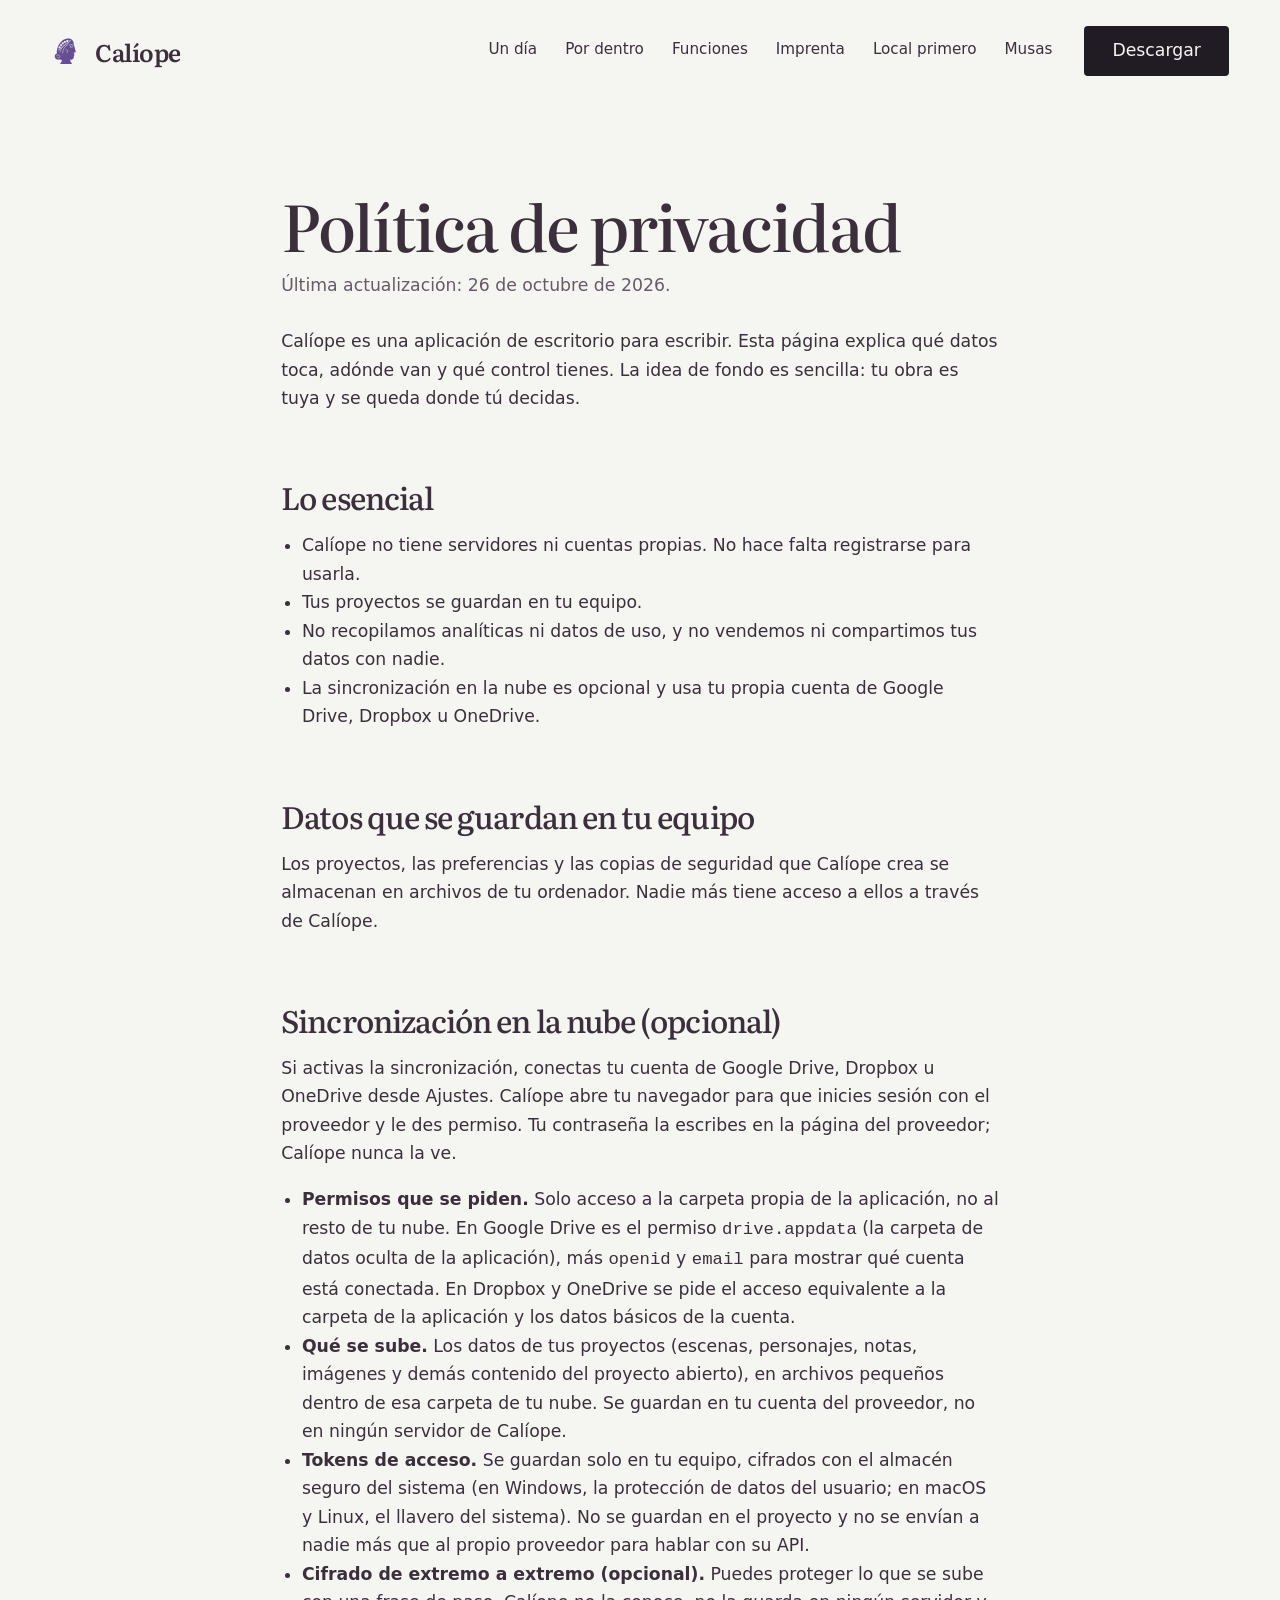
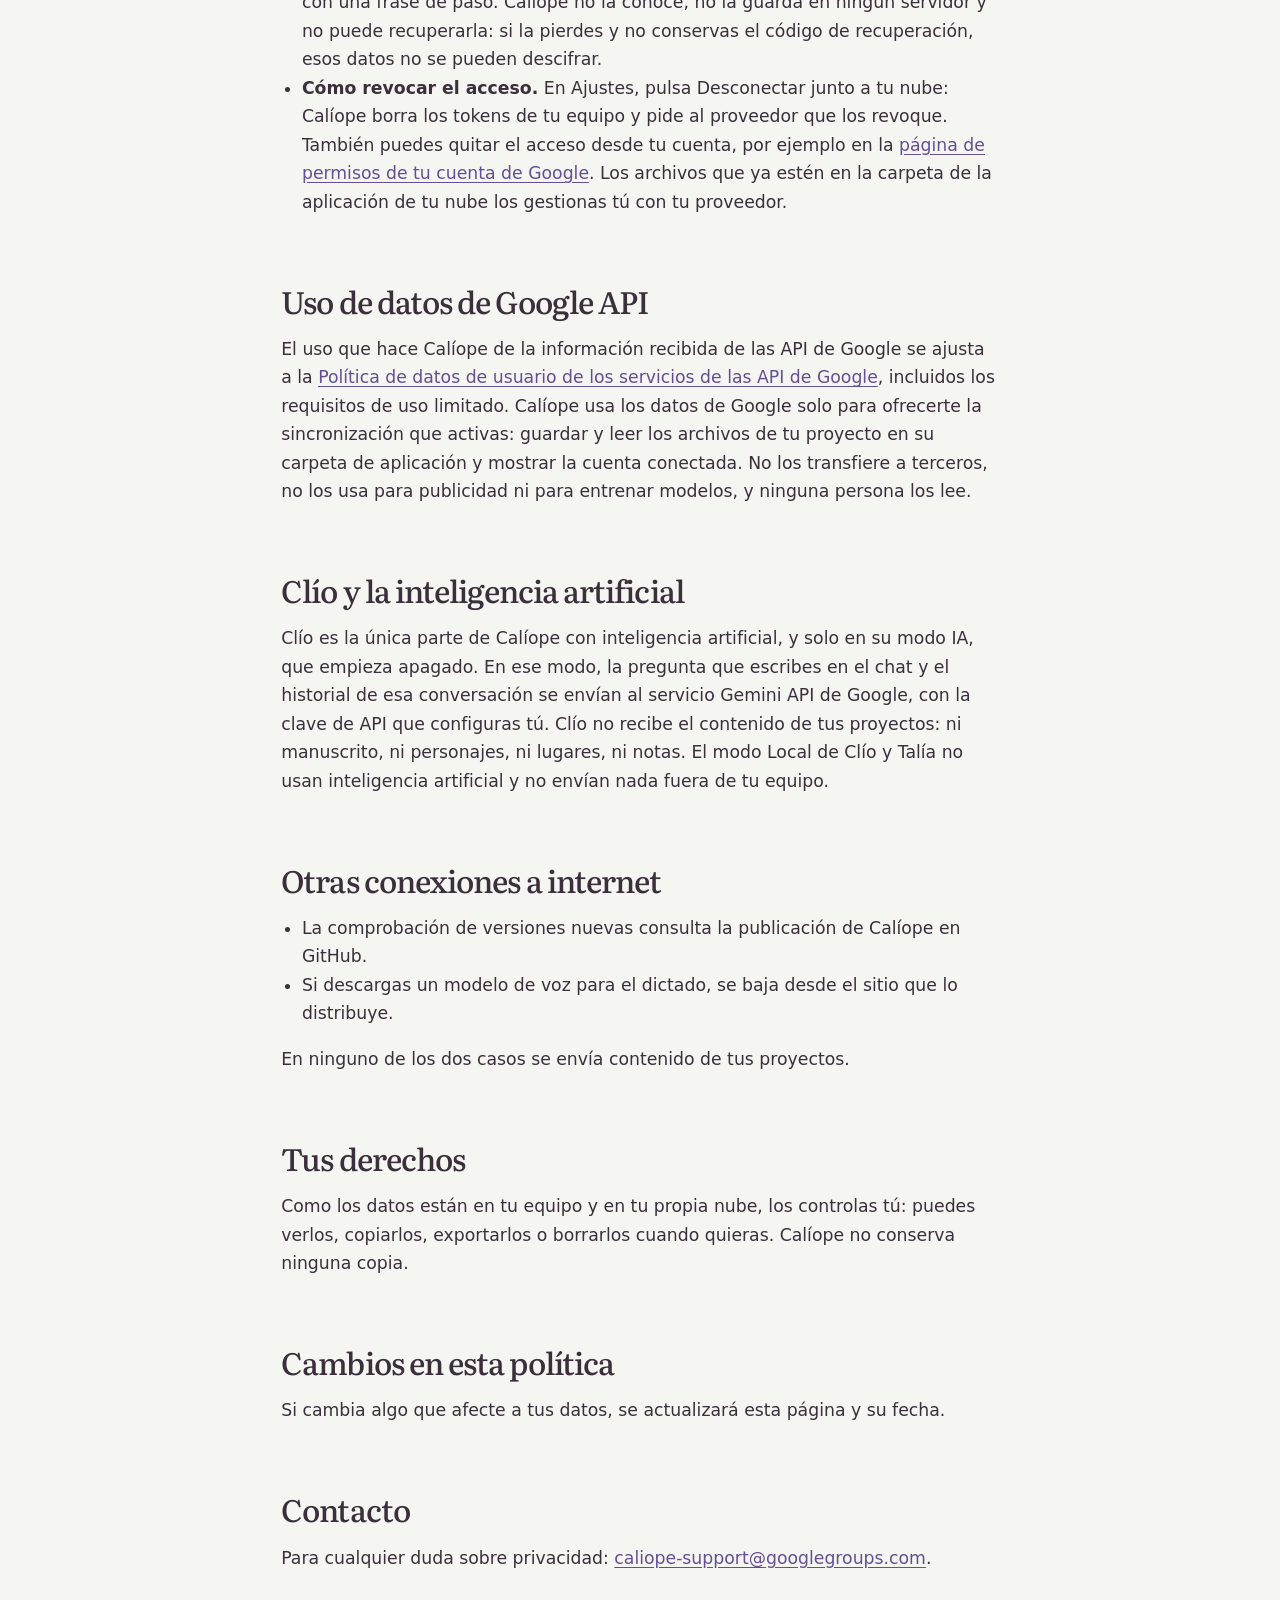
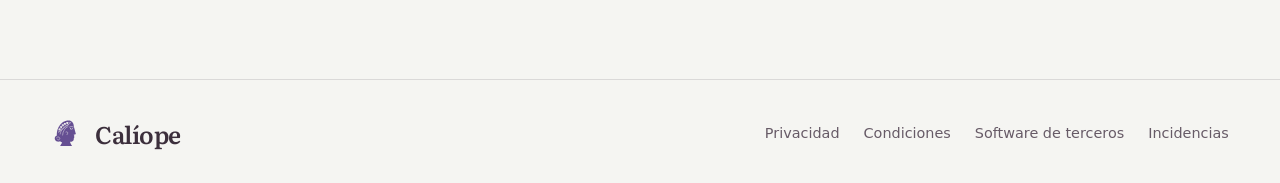
<file: docs/privacidad.html>
<!doctype html>
<html lang="es">
<head>
<meta charset="utf-8">
<meta name="viewport" content="width=device-width, initial-scale=1">
<title>Política de privacidad — Calíope</title>
<meta name="description" content="Cómo trata Calíope tus datos: tus proyectos se quedan en tu equipo, sin cuentas ni servidores de Calíope, y la sincronización en la nube es opcional.">
<meta name="theme-color" content="#F5F5F2">
<meta name="color-scheme" content="light">
<meta property="og:title" content="Política de privacidad — Calíope">
<meta property="og:description" content="Cómo trata Calíope tus datos: tus proyectos se quedan en tu equipo, sin cuentas ni servidores de Calíope, y la sincronización en la nube es opcional.">
<meta property="og:type" content="website">
<meta property="og:image" content="https://marinaescobar.github.io/caliope/assets/og.png">
<meta name="twitter:card" content="summary_large_image">
<link rel="icon" href="assets/favicon.png" type="image/png" sizes="256x256">
<link rel="apple-touch-icon" href="assets/favicon.png">
<link rel="stylesheet" href="css/style.css">
<link rel="stylesheet" href="css/extra.css">
<style>.doc{padding:clamp(40px,7vw,96px) 0}.doc .wrap{max-width:820px}.doc h1{font-size:clamp(2.4rem,5vw,4rem);line-height:1.02}.doc h2{font-size:clamp(1.5rem,2.4vw,2rem);line-height:1.1;margin:2.2em 0 .5em}.doc p,.doc li{line-height:1.65;max-width:42em}.doc .upd{color:var(--muted);margin:14px 0 28px}.doc ul{padding-left:1.2em}.doc a{color:var(--accent);text-decoration:underline;text-underline-offset:3px}.doc code{overflow-wrap:anywhere}</style>
<script>document.documentElement.className+=" js"</script>
</head>
<body>
<a class="skip" href="#contenido">Saltar al contenido</a>
<svg width="0" height="0" style="position:absolute"><defs>
<symbol id="pen" viewBox="0 0 24 24" fill="none" stroke="currentColor" stroke-width="1.4" stroke-linecap="round" stroke-linejoin="round"><path d="M4 20l1-4L17 4l3 3L8 19z"/><path d="M14 7l3 3"/></symbol>
<symbol id="tree" viewBox="0 0 24 24" fill="none" stroke="currentColor" stroke-width="1.4" stroke-linecap="round" stroke-linejoin="round"><rect x="9" y="3" width="6" height="5" rx="1"/><rect x="3" y="16" width="6" height="5" rx="1"/><rect x="15" y="16" width="6" height="5" rx="1"/><path d="M12 8v4M6 16v-4h12v4"/></symbol>
<symbol id="user" viewBox="0 0 24 24" fill="none" stroke="currentColor" stroke-width="1.4" stroke-linecap="round" stroke-linejoin="round"><circle cx="12" cy="8" r="4"/><path d="M4 21c1-4 4-6 8-6s7 2 8 6"/></symbol>
<symbol id="globe" viewBox="0 0 24 24" fill="none" stroke="currentColor" stroke-width="1.4" stroke-linecap="round" stroke-linejoin="round"><circle cx="12" cy="12" r="9"/><path d="M3 12h18M12 3c3 3 3 15 0 18M12 3c-3 3-3 15 0 18"/></symbol>
<symbol id="net" viewBox="0 0 24 24" fill="none" stroke="currentColor" stroke-width="1.4" stroke-linecap="round" stroke-linejoin="round"><circle cx="6" cy="6" r="2.5"/><circle cx="18" cy="8" r="2.5"/><circle cx="12" cy="18" r="2.5"/><path d="M8 7l8 1M7 8l4 8M17 10l-4 6"/></symbol>
<symbol id="clock" viewBox="0 0 24 24" fill="none" stroke="currentColor" stroke-width="1.4" stroke-linecap="round" stroke-linejoin="round"><circle cx="12" cy="12" r="9"/><path d="M12 7v5l3 2"/></symbol>
<symbol id="map" viewBox="0 0 24 24" fill="none" stroke="currentColor" stroke-width="1.4" stroke-linecap="round" stroke-linejoin="round"><path d="M3 6l6-2 6 2 6-2v14l-6 2-6-2-6 2z"/><path d="M9 4v14M15 6v14"/></symbol>
<symbol id="book" viewBox="0 0 24 24" fill="none" stroke="currentColor" stroke-width="1.4" stroke-linecap="round" stroke-linejoin="round"><path d="M4 5c3-1 6-1 8 1 2-2 5-2 8-1v13c-3-1-6-1-8 1-2-2-5-2-8-1z"/><path d="M12 6v13"/></symbol>
<symbol id="wifi" viewBox="0 0 24 24" fill="none" stroke="currentColor" stroke-width="1.4" stroke-linecap="round" stroke-linejoin="round"><path d="M3 9c5-5 13-5 18 0M6 13c3-3 9-3 12 0M12 18h.01"/><path d="M4 4l16 16"/></symbol>
<symbol id="key" viewBox="0 0 24 24" fill="none" stroke="currentColor" stroke-width="1.4" stroke-linecap="round" stroke-linejoin="round"><circle cx="8" cy="12" r="4"/><path d="M12 12h9M18 12v4"/></symbol>
<symbol id="save" viewBox="0 0 24 24" fill="none" stroke="currentColor" stroke-width="1.4" stroke-linecap="round" stroke-linejoin="round"><path d="M5 4h12l2 2v14H5z"/><path d="M8 4v5h7V4M8 20v-6h8v6"/></symbol>
<symbol id="dl" viewBox="0 0 24 24" fill="none" stroke="currentColor" stroke-width="1.8" stroke-linecap="round" stroke-linejoin="round"><path d="M12 4v11M7 11l5 5 5-5M5 20h14"/></symbol>
</defs></svg>

<header class="top"><a class="brand" href="index.html"><span class="mark" aria-hidden="true"><!--LOGO--><svg xmlns="http://www.w3.org/2000/svg" viewBox="0 0 100 100"><defs><mask id="m" maskUnits="userSpaceOnUse" x="0" y="0" width="100" height="100"><rect width="100" height="100" fill="#fff"/><path d="M57.00 19.50C41.00 19.50 27.00 30.00 22.50 47.00Z" fill="none" stroke="#000" stroke-width="1.25" stroke-linecap="round"/><path d="M50.21 19.38C51.03 22.15 48.99 24.60 46.12 24.30C45.30 21.53 47.35 19.07 50.21 19.38Z" fill="#000"/><path d="M50.53 20.82C48.04 22.29 45.16 20.90 44.76 18.04C47.25 16.58 50.13 17.97 50.53 20.82Z" fill="#000"/><path d="M42.95 21.58C44.34 24.11 42.86 26.94 39.99 27.26C38.60 24.73 40.08 21.89 42.95 21.58Z" fill="#000"/><path d="M43.56 22.92C41.44 24.88 38.33 24.14 37.34 21.43C39.45 19.47 42.56 20.22 43.56 22.92Z" fill="#000"/><path d="M36.34 25.26C38.24 27.44 37.40 30.52 34.67 31.44C32.77 29.27 33.61 26.18 36.34 25.26Z" fill="#000"/><path d="M37.23 26.45C35.58 28.81 32.38 28.75 30.83 26.32C32.48 23.95 35.68 24.01 37.23 26.45Z" fill="#000"/><path d="M30.60 30.34C32.92 32.06 32.76 35.25 30.28 36.73C27.96 35.01 28.13 31.81 30.60 30.34Z" fill="#000"/><path d="M31.72 31.31C30.61 33.97 27.47 34.58 25.44 32.54C26.55 29.87 29.69 29.26 31.72 31.31Z" fill="#000"/><path d="M25.94 36.70C28.56 37.90 29.07 41.06 26.95 43.02C24.33 41.82 23.82 38.67 25.94 36.70Z" fill="#000"/><path d="M27.23 37.42C26.70 40.25 23.76 41.51 21.34 39.93C21.87 37.10 24.81 35.84 27.23 37.42Z" fill="#000"/><path d="M52 25.5C38 29 29 41 27 53" fill="none" stroke="#000" stroke-width="1.25" stroke-linecap="round" stroke-linejoin="round"/><path d="M50 31C41 35 35 44 34 56" fill="none" stroke="#000" stroke-width="1.25" stroke-linecap="round" stroke-linejoin="round"/><path d="M16 64C19 60 25 61 26 66C26 70 21 72 19 69" fill="none" stroke="#000" stroke-width="1.25" stroke-linecap="round" stroke-linejoin="round"/><path d="M44 47C49 44.5 51.5 50 47 55" fill="none" stroke="#000" stroke-width="1.25" stroke-linecap="round" stroke-linejoin="round"/><path d="M54.5 32.5C58 30.5 62 30.5 65.2 32.2" fill="none" stroke="#000" stroke-width="1.5" stroke-linecap="round"/><path d="M55.5 37.5C57.5 34.8 62 34.8 64.8 37.2C62 40 57.5 40.2 55.5 37.5Z" fill="#000"/><circle cx="60.4" cy="37.3" r="1.9" fill="#fff"/></mask></defs><path d="M54.00 13.00L55.46 13.35L56.86 13.83L58.17 14.44L59.41 15.16L60.56 16.00L61.63 16.93L62.61 17.95L63.50 19.06L64.30 20.25L65.00 21.50L65.60 22.81L66.09 24.18L66.49 25.59L66.77 27.03L66.94 28.51L67.00 30.00L72.50 50.50L73.19 52.31L72.31 53.69L70.00 54.50L66.50 55.20L68.12 57.40L69.00 59.00L68.36 60.15L67.50 61.00L68.50 62.56L68.00 64.50L66.91 66.06L66.80 68.00L66.85 69.49L66.50 70.94L65.75 72.28L64.59 73.49L63.00 74.50L61.75 75.03L60.52 75.42L59.31 75.70L58.15 75.88L57.04 75.97L56.00 76.00L56.30 77.09L56.64 78.18L57.04 79.27L57.49 80.36L57.98 81.45L58.53 82.55L59.12 83.64L59.77 84.73L60.46 85.82L61.21 86.91L62.00 88.00L27.00 88.00L27.67 86.70L28.33 85.47L29.00 84.30L29.67 83.17L30.33 82.09L31.00 81.04L31.67 80.01L32.33 79.00L33.00 78.00L31.84 77.46L30.70 76.87L29.59 76.23L28.51 75.56L27.47 74.83L26.69 74.25L25.16 74.91L23.39 75.35L21.50 75.50L19.61 75.35L17.84 74.91L16.20 74.20L14.73 73.27L13.47 72.12L12.43 70.79L11.66 69.31L11.17 67.71L11.00 66.00L11.17 64.29L11.66 62.69L12.43 61.21L13.47 59.88L14.73 58.73L16.20 57.80L17.12 57.40L17.04 56.42L17.00 55.00L17.02 53.44L17.10 51.88L17.22 50.34L17.39 48.82L17.60 47.30L17.86 45.80L18.17 44.32L18.52 42.86L18.91 41.42L19.35 39.99L19.83 38.59L20.35 37.22L20.91 35.86L21.51 34.54L22.14 33.24L22.82 31.96L23.53 30.72L24.28 29.51L25.06 28.33L25.88 27.19L26.74 26.08L27.62 25.00L28.54 23.96L29.50 22.96L30.48 22.00L31.49 21.08L32.53 20.21L33.60 19.37L34.70 18.59L35.83 17.84L36.98 17.15L38.16 16.50L39.36 15.91L40.59 15.36L41.84 14.87L43.11 14.43L44.40 14.04L45.72 13.72L47.05 13.45L48.40 13.23L49.78 13.08L51.17 12.99L52.58 12.96L54.00 13.00Z" fill="currentColor" mask="url(#m)"/></svg><!--/LOGO--></span>Calíope</a>
<nav class="links"><a href="index.html#dia">Un día</a><a href="index.html#dentro">Por dentro</a><a href="index.html#funciones">Funciones</a><a href="index.html#imprenta">Imprenta</a><a href="index.html#local">Local primero</a><a href="index.html#musas">Musas</a></nav>
<a class="btn" href="index.html#descarga">Descargar</a></header>

<main id="contenido" tabindex="-1">
<section class="doc"><div class="wrap">
<h1>Política de privacidad</h1>
<p class="upd">Última actualización: 26 de octubre de 2026.</p>
<p>Calíope es una aplicación de escritorio para escribir. Esta página explica qué datos toca, adónde van y qué control tienes. La idea de fondo es sencilla: tu obra es tuya y se queda donde tú decidas.</p>

<h2>Lo esencial</h2>
<ul>
<li>Calíope no tiene servidores ni cuentas propias. No hace falta registrarse para usarla.</li>
<li>Tus proyectos se guardan en tu equipo.</li>
<li>No recopilamos analíticas ni datos de uso, y no vendemos ni compartimos tus datos con nadie.</li>
<li>La sincronización en la nube es opcional y usa tu propia cuenta de Google Drive, Dropbox u OneDrive.</li>
</ul>

<h2>Datos que se guardan en tu equipo</h2>
<p>Los proyectos, las preferencias y las copias de seguridad que Calíope crea se almacenan en archivos de tu ordenador. Nadie más tiene acceso a ellos a través de Calíope.</p>

<h2>Sincronización en la nube (opcional)</h2>
<p>Si activas la sincronización, conectas tu cuenta de Google Drive, Dropbox u OneDrive desde Ajustes. Calíope abre tu navegador para que inicies sesión con el proveedor y le des permiso. Tu contraseña la escribes en la página del proveedor; Calíope nunca la ve.</p>
<ul>
<li><b>Permisos que se piden.</b> Solo acceso a la carpeta propia de la aplicación, no al resto de tu nube. En Google Drive es el permiso <code>drive.appdata</code> (la carpeta de datos oculta de la aplicación), más <code>openid</code> y <code>email</code> para mostrar qué cuenta está conectada. En Dropbox y OneDrive se pide el acceso equivalente a la carpeta de la aplicación y los datos básicos de la cuenta.</li>
<li><b>Qué se sube.</b> Los datos de tus proyectos (escenas, personajes, notas, imágenes y demás contenido del proyecto abierto), en archivos pequeños dentro de esa carpeta de tu nube. Se guardan en tu cuenta del proveedor, no en ningún servidor de Calíope.</li>
<li><b>Tokens de acceso.</b> Se guardan solo en tu equipo, cifrados con el almacén seguro del sistema (en Windows, la protección de datos del usuario; en macOS y Linux, el llavero del sistema). No se guardan en el proyecto y no se envían a nadie más que al propio proveedor para hablar con su API.</li>
<li><b>Cifrado de extremo a extremo (opcional).</b> Puedes proteger lo que se sube con una frase de paso. Calíope no la conoce, no la guarda en ningún servidor y no puede recuperarla: si la pierdes y no conservas el código de recuperación, esos datos no se pueden descifrar.</li>
<li><b>Cómo revocar el acceso.</b> En Ajustes, pulsa Desconectar junto a tu nube: Calíope borra los tokens de tu equipo y pide al proveedor que los revoque. También puedes quitar el acceso desde tu cuenta, por ejemplo en la <a href="https://myaccount.google.com/permissions" rel="noopener">página de permisos de tu cuenta de Google</a>. Los archivos que ya estén en la carpeta de la aplicación de tu nube los gestionas tú con tu proveedor.</li>
</ul>

<h2>Uso de datos de Google API</h2>
<p>El uso que hace Calíope de la información recibida de las API de Google se ajusta a la <a href="https://developers.google.com/terms/api-services-user-data-policy" rel="noopener">Política de datos de usuario de los servicios de las API de Google</a>, incluidos los requisitos de uso limitado. Calíope usa los datos de Google solo para ofrecerte la sincronización que activas: guardar y leer los archivos de tu proyecto en su carpeta de aplicación y mostrar la cuenta conectada. No los transfiere a terceros, no los usa para publicidad ni para entrenar modelos, y ninguna persona los lee.</p>

<h2>Clío y la inteligencia artificial</h2>
<p>Clío es la única parte de Calíope con inteligencia artificial, y solo en su modo IA, que empieza apagado. En ese modo, la pregunta que escribes en el chat y el historial de esa conversación se envían al servicio Gemini API de Google, con la clave de API que configuras tú. Clío no recibe el contenido de tus proyectos: ni manuscrito, ni personajes, ni lugares, ni notas. El modo Local de Clío y Talía no usan inteligencia artificial y no envían nada fuera de tu equipo.</p>

<h2>Otras conexiones a internet</h2>
<ul>
<li>La comprobación de versiones nuevas consulta la publicación de Calíope en GitHub.</li>
<li>Si descargas un modelo de voz para el dictado, se baja desde el sitio que lo distribuye.</li>
</ul>
<p>En ninguno de los dos casos se envía contenido de tus proyectos.</p>

<h2>Tus derechos</h2>
<p>Como los datos están en tu equipo y en tu propia nube, los controlas tú: puedes verlos, copiarlos, exportarlos o borrarlos cuando quieras. Calíope no conserva ninguna copia.</p>

<h2>Cambios en esta política</h2>
<p>Si cambia algo que afecte a tus datos, se actualizará esta página y su fecha.</p>

<h2>Contacto</h2>
<p>Para cualquier duda sobre privacidad: <a href="mailto:caliope-support@googlegroups.com">caliope-support@googlegroups.com</a>.</p>
</div></section>
</main>
<footer><div class="wrap"><a class="brand" href="index.html"><span class="mark" aria-hidden="true"><!--LOGO--><svg xmlns="http://www.w3.org/2000/svg" viewBox="0 0 100 100"><defs><mask id="m" maskUnits="userSpaceOnUse" x="0" y="0" width="100" height="100"><rect width="100" height="100" fill="#fff"/><path d="M57.00 19.50C41.00 19.50 27.00 30.00 22.50 47.00Z" fill="none" stroke="#000" stroke-width="1.25" stroke-linecap="round"/><path d="M50.21 19.38C51.03 22.15 48.99 24.60 46.12 24.30C45.30 21.53 47.35 19.07 50.21 19.38Z" fill="#000"/><path d="M50.53 20.82C48.04 22.29 45.16 20.90 44.76 18.04C47.25 16.58 50.13 17.97 50.53 20.82Z" fill="#000"/><path d="M42.95 21.58C44.34 24.11 42.86 26.94 39.99 27.26C38.60 24.73 40.08 21.89 42.95 21.58Z" fill="#000"/><path d="M43.56 22.92C41.44 24.88 38.33 24.14 37.34 21.43C39.45 19.47 42.56 20.22 43.56 22.92Z" fill="#000"/><path d="M36.34 25.26C38.24 27.44 37.40 30.52 34.67 31.44C32.77 29.27 33.61 26.18 36.34 25.26Z" fill="#000"/><path d="M37.23 26.45C35.58 28.81 32.38 28.75 30.83 26.32C32.48 23.95 35.68 24.01 37.23 26.45Z" fill="#000"/><path d="M30.60 30.34C32.92 32.06 32.76 35.25 30.28 36.73C27.96 35.01 28.13 31.81 30.60 30.34Z" fill="#000"/><path d="M31.72 31.31C30.61 33.97 27.47 34.58 25.44 32.54C26.55 29.87 29.69 29.26 31.72 31.31Z" fill="#000"/><path d="M25.94 36.70C28.56 37.90 29.07 41.06 26.95 43.02C24.33 41.82 23.82 38.67 25.94 36.70Z" fill="#000"/><path d="M27.23 37.42C26.70 40.25 23.76 41.51 21.34 39.93C21.87 37.10 24.81 35.84 27.23 37.42Z" fill="#000"/><path d="M52 25.5C38 29 29 41 27 53" fill="none" stroke="#000" stroke-width="1.25" stroke-linecap="round" stroke-linejoin="round"/><path d="M50 31C41 35 35 44 34 56" fill="none" stroke="#000" stroke-width="1.25" stroke-linecap="round" stroke-linejoin="round"/><path d="M16 64C19 60 25 61 26 66C26 70 21 72 19 69" fill="none" stroke="#000" stroke-width="1.25" stroke-linecap="round" stroke-linejoin="round"/><path d="M44 47C49 44.5 51.5 50 47 55" fill="none" stroke="#000" stroke-width="1.25" stroke-linecap="round" stroke-linejoin="round"/><path d="M54.5 32.5C58 30.5 62 30.5 65.2 32.2" fill="none" stroke="#000" stroke-width="1.5" stroke-linecap="round"/><path d="M55.5 37.5C57.5 34.8 62 34.8 64.8 37.2C62 40 57.5 40.2 55.5 37.5Z" fill="#000"/><circle cx="60.4" cy="37.3" r="1.9" fill="#fff"/></mask></defs><path d="M54.00 13.00L55.46 13.35L56.86 13.83L58.17 14.44L59.41 15.16L60.56 16.00L61.63 16.93L62.61 17.95L63.50 19.06L64.30 20.25L65.00 21.50L65.60 22.81L66.09 24.18L66.49 25.59L66.77 27.03L66.94 28.51L67.00 30.00L72.50 50.50L73.19 52.31L72.31 53.69L70.00 54.50L66.50 55.20L68.12 57.40L69.00 59.00L68.36 60.15L67.50 61.00L68.50 62.56L68.00 64.50L66.91 66.06L66.80 68.00L66.85 69.49L66.50 70.94L65.75 72.28L64.59 73.49L63.00 74.50L61.75 75.03L60.52 75.42L59.31 75.70L58.15 75.88L57.04 75.97L56.00 76.00L56.30 77.09L56.64 78.18L57.04 79.27L57.49 80.36L57.98 81.45L58.53 82.55L59.12 83.64L59.77 84.73L60.46 85.82L61.21 86.91L62.00 88.00L27.00 88.00L27.67 86.70L28.33 85.47L29.00 84.30L29.67 83.17L30.33 82.09L31.00 81.04L31.67 80.01L32.33 79.00L33.00 78.00L31.84 77.46L30.70 76.87L29.59 76.23L28.51 75.56L27.47 74.83L26.69 74.25L25.16 74.91L23.39 75.35L21.50 75.50L19.61 75.35L17.84 74.91L16.20 74.20L14.73 73.27L13.47 72.12L12.43 70.79L11.66 69.31L11.17 67.71L11.00 66.00L11.17 64.29L11.66 62.69L12.43 61.21L13.47 59.88L14.73 58.73L16.20 57.80L17.12 57.40L17.04 56.42L17.00 55.00L17.02 53.44L17.10 51.88L17.22 50.34L17.39 48.82L17.60 47.30L17.86 45.80L18.17 44.32L18.52 42.86L18.91 41.42L19.35 39.99L19.83 38.59L20.35 37.22L20.91 35.86L21.51 34.54L22.14 33.24L22.82 31.96L23.53 30.72L24.28 29.51L25.06 28.33L25.88 27.19L26.74 26.08L27.62 25.00L28.54 23.96L29.50 22.96L30.48 22.00L31.49 21.08L32.53 20.21L33.60 19.37L34.70 18.59L35.83 17.84L36.98 17.15L38.16 16.50L39.36 15.91L40.59 15.36L41.84 14.87L43.11 14.43L44.40 14.04L45.72 13.72L47.05 13.45L48.40 13.23L49.78 13.08L51.17 12.99L52.58 12.96L54.00 13.00Z" fill="currentColor" mask="url(#m)"/></svg><!--/LOGO--></span>Calíope</a><div class="links"><a href="privacidad.html">Privacidad</a><a href="condiciones.html">Condiciones</a><a href="https://github.com/marinaescobar/caliope/blob/main/THIRD_PARTY.md">Software de terceros</a><a href="https://github.com/marinaescobar/caliope/issues">Incidencias</a></div></div></footer>
</body>
</html>
</file>
<file: docs/css/style.css>
:root{--paper:#F5F5F2;--paper2:#EEEEEB;--paper3:#FAFAF7;--ink:#3C2F3C;--muted:#675B67;--plum:#211C24;--accent:#654F92;--accent-d:#5A4681;--lilac:#DDD4ED;--sage:#5E7A4B;--on-dark:#DED3DF;--on-dark-2:#B0A5B1;--dark-2:#332E37;--sage-on-dark:#A5BF92;
--serif:"Literata",Georgia,serif;--sans:"Segoe UI Variable Text","Segoe UI",system-ui,-apple-system,sans-serif;--ease:cubic-bezier(.16,1,.3,1)}
*{box-sizing:border-box}
html{scroll-behavior:smooth}
body{margin:0;background:var(--paper);color:var(--ink);font:400 1.08rem/1.7 var(--sans);-webkit-font-smoothing:antialiased}
a{color:inherit;text-decoration:none}
.wrap{max-width:1320px;margin:0 auto;padding:0 clamp(20px,4vw,56px)}
h1,h2,h3{font-family:var(--serif);font-weight:500;line-height:.98;margin:0;letter-spacing:-.03em;text-wrap:balance}
section{padding:clamp(80px,10vw,150px) 0}
header.top{display:flex;align-items:center;gap:32px;padding:26px clamp(20px,4vw,56px)}
.brand{font:600 1.5rem var(--serif);letter-spacing:-.02em;display:flex;gap:10px;align-items:center}
.brand .mark{display:block;width:34px;height:34px;color:var(--accent)}.brand .mark svg{display:block;width:100%;height:100%}
.top .links{margin-left:auto;display:flex;gap:28px;font-size:.95rem}
.top .links a{padding:6px 0;border-bottom:2px solid transparent}
.top .links a:hover{border-color:var(--accent)}
.btn{display:inline-flex;align-items:center;min-height:50px;padding:0 28px;background:var(--plum);color:var(--paper);font-weight:500;border-radius:4px;transition:transform .5s var(--ease),background .3s}
.btn:hover{background:var(--accent)}.btn:active{transform:scale(.98)}
.btn.ghost{background:transparent;color:var(--ink);padding:0 4px;border-bottom:2px solid var(--ink);border-radius:0;min-height:44px}
/* hero */
.hero{padding:clamp(40px,6vw,90px) 0 clamp(64px,8vw,110px)}
.hero aside .nota{margin:20px 0 0;font-size:.95rem;color:var(--muted)}
.dl .btn.big{width:100%;max-width:380px}
.hero .wrap{display:grid;grid-template-columns:minmax(0,8fr) minmax(0,4fr);gap:clamp(24px,4vw,64px);align-items:end}
.hero h1{font-size:clamp(4rem,10.4vw,10.5rem);font-variation-settings:"opsz" 144}
.hero h1 span{display:block;color:var(--accent);font-style:italic;font-weight:400}
.hero aside p{margin:0 0 28px;font-size:1.2rem;max-width:22em}
.plate{margin-top:clamp(40px,6vw,80px);position:relative}
.plate .img{margin-left:clamp(0px,12vw,200px);background:var(--plum);border-radius:6px;overflow:hidden;box-shadow:0 40px 70px -30px rgba(31,28,36,.40)}
.plate img{display:block;width:100%;height:auto}
.plate figcaption{font-size:.9rem;color:var(--muted);margin:14px 0 0 clamp(0px,12vw,200px)}
/* funciones */
.fun{background:var(--paper2);padding:clamp(48px,6vw,84px) 0}
.fun .intro{display:grid;grid-template-columns:minmax(0,6fr) minmax(0,5fr);gap:40px;align-items:end;margin-bottom:clamp(24px,3vw,36px)}
.fun h2{font-size:clamp(2rem,3.6vw,3.2rem);line-height:1.05}
.fun .intro p{color:var(--muted);margin:0;max-width:30em;font-size:.98rem;line-height:1.55}
.deck{display:grid;grid-template-columns:repeat(4,minmax(0,1fr));gap:14px}
.card{position:relative;height:176px;background:var(--paper3);padding:20px;overflow:hidden;border-radius:4px;outline-offset:3px;display:flex;flex-direction:column;align-items:center;justify-content:center;gap:14px;text-align:center;transition:background .4s,color .4s,transform .6s var(--ease)}
.card svg{width:30px;height:30px;color:var(--sage);display:block}
.card h3{font-size:1.4rem;line-height:1.1}
.card p{position:absolute;inset:0;margin:0;padding:20px;background:var(--plum);color:var(--on-dark);font-size:.9rem;line-height:1.5;text-align:left;display:flex;align-items:center;opacity:0;transform:translateY(14px);transition:opacity .4s,transform .6s var(--ease)}
.card:hover p,.card:focus p{opacity:1;transform:none}
.card:hover{transform:translateY(-4px)}
.card.imp{background:var(--lilac)}
.card.imp svg{color:var(--plum)}
/* imprenta */
.imp-sec{background:var(--plum);color:var(--on-dark)}
.imp-sec .wrap{display:grid;grid-template-columns:minmax(0,5fr) minmax(0,7fr);gap:clamp(32px,6vw,96px);align-items:center}
.imp-sec h2{font-size:clamp(3rem,6vw,5.6rem)}
.imp-sec p{color:var(--on-dark-2);max-width:28em;margin:24px 0 0}
.fmts{display:flex;gap:10px;flex-wrap:wrap;margin-top:30px}
.fmt{padding:6px 16px;border-radius:4px;background:var(--dark-2);color:var(--sage-on-dark);font-weight:600;font-size:.9rem}
.book{display:flex;justify-content:center;gap:0}
.page{width:min(48%,300px);aspect-ratio:3/4.2;background:var(--paper3);color:var(--ink);padding:28px 24px;font-family:var(--serif);box-shadow:0 30px 60px rgba(0,0,0,.4)}
.page.l{border-radius:4px 0 0 4px;transform:rotate(-1.2deg)}.page.r{border-radius:0 4px 4px 0;transform:rotate(1deg)}
.page .ep{font-style:italic;font-size:.9rem;text-align:right;margin-bottom:26px}
.page h3{font-size:1.7rem;text-align:center;margin-bottom:16px;font-weight:600}
.page p{margin:0 0 8px;font-size:.92rem;line-height:1.55;color:var(--ink);max-width:none}
.page.r p:first-child{text-indent:0}
.capt{text-align:center;font-size:.82rem;color:var(--on-dark-2);margin-top:22px}
/* local */
.loc .wrap{display:grid;grid-template-columns:minmax(0,4fr) minmax(0,8fr);gap:clamp(32px,6vw,96px)}
.loc h2{font-size:clamp(2.8rem,5vw,4.6rem)}
.loc .lead{color:var(--muted);margin:24px 0 0}
.lines{display:grid;gap:18px}
.line{position:relative;height:150px;padding:26px 30px;background:var(--paper3);border-radius:4px;overflow:hidden;display:flex;align-items:center;gap:24px;outline-offset:3px}
.line svg{width:36px;height:36px;color:var(--sage);flex:none}
.line h3{font-size:2rem}
.line p{position:absolute;inset:0;margin:0;padding:28px 30px 28px 96px;background:var(--lilac);color:var(--plum);display:flex;align-items:center;opacity:0;transition:opacity .35s}
.line:hover p,.line:focus p{opacity:1}
/* musas */
.mus{background:var(--paper2)}
.mus h2{font-size:clamp(3rem,6vw,5.6rem);max-width:12em}
.mus .lead{color:var(--muted);max-width:34em;margin:24px 0 clamp(36px,5vw,64px)}
.pair{display:grid;grid-template-columns:repeat(2,minmax(0,1fr));gap:18px}
.muse{background:var(--paper3);padding:clamp(26px,3vw,44px);min-height:300px;border-radius:4px}
.muse h3{font-size:2.8rem}
.tag{font:600 .85rem var(--sans);letter-spacing:0;padding:3px 12px;border-radius:4px;margin-left:12px;vertical-align:middle}
.tag.ai{background:transparent;color:#4E653E;box-shadow:inset 0 0 0 1px var(--sage)}.tag.no{background:var(--lilac);color:var(--plum)}
.muse p{margin:18px 0 0;color:var(--muted)}
/* capturas */
.shots h2{font-size:clamp(2.4rem,4.4vw,4rem);line-height:1.02;max-width:14em}
.shots .lead{color:var(--muted);max-width:34em;margin:20px 0 clamp(28px,4vw,48px)}
.gal{display:grid;grid-template-columns:repeat(2,minmax(0,1fr));gap:36px 24px}
.gal figure{margin:0}
.gal .fr{background:var(--plum);border-radius:6px;padding:10px;aspect-ratio:16/10;display:flex;align-items:center;justify-content:center;box-shadow:0 30px 50px -28px rgba(31,28,36,.42),0 0 0 1px rgba(31,28,36,.12)}
.gal img{display:block;max-width:100%;max-height:100%;width:auto;height:auto;border-radius:3px}
.gal figcaption{margin:14px 0 0;font-size:.95rem;line-height:1.5;color:var(--muted)}
.gal figcaption b{display:block;font:500 1.3rem/1.2 var(--serif);color:var(--ink);margin-bottom:4px}
/* instalacion */
.inst h2{font-size:clamp(2.6rem,5vw,4.6rem);line-height:1}
.inst .wrap{display:grid;grid-template-columns:minmax(0,5fr) minmax(0,7fr);gap:clamp(32px,6vw,96px);align-items:start}
.inst .lead{color:var(--muted);margin:22px 0 28px;max-width:26em}
.dl{display:flex;flex-direction:column;gap:12px;align-items:flex-start}
.btn.big{min-height:64px;padding:0 34px;font-size:1.15rem;gap:14px;background:var(--accent)}
.btn.big:hover{background:var(--plum)}
.btn.big small{display:block;font-size:.78rem;font-weight:400;opacity:.85;line-height:1.2}
.btn.big svg{width:24px;height:24px;flex:none}
.dl .alt{font-size:.98rem;border-bottom:2px solid var(--ink);padding:6px 0 4px}
.reqs{list-style:none;margin:30px 0 0;padding:0;font-size:.95rem;color:var(--muted);display:grid;gap:8px}
.reqs li{padding-left:18px;position:relative}
.reqs li::before{content:"";position:absolute;left:0;top:.75em;width:8px;height:2px;background:var(--sage)}
.reqs b{color:var(--ink);font-weight:600}
.os{display:grid;grid-template-columns:repeat(2,minmax(0,1fr));gap:clamp(24px,4vw,56px)}
.os h3{font-size:1.9rem;padding-bottom:12px;border-bottom:1px solid rgba(51,46,61,.22);margin-bottom:6px}
.os ol{list-style:none;counter-reset:s;margin:0;padding:0}
.os li{counter-increment:s;position:relative;padding:14px 0 14px 46px;font-size:1rem;line-height:1.55}
.os li::before{content:counter(s);position:absolute;left:0;top:12px;font:500 1.7rem/1 var(--serif);color:var(--accent)}
.os code{font-size:.82rem;background:var(--paper2);padding:2px 6px;border-radius:3px;word-break:break-all}
.os .note{font-size:.9rem;color:var(--muted);margin:10px 0 0}
.inst .nota{margin:36px 0 0;font:500 1.2rem/1.4 var(--serif)}
@media(max-width:1100px){
 .hero .wrap,.fun .intro,.imp-sec .wrap,.loc .wrap,.inst .wrap{grid-template-columns:1fr}
 .deck{grid-template-columns:repeat(2,minmax(0,1fr))}
 .top .links{display:none}.top .btn{margin-left:auto}
 .plate .img,.plate figcaption{margin-left:0}
}
@media(max-width:700px){.deck,.pair,.os,.gal{grid-template-columns:1fr}.line p{padding-left:30px}.card{height:150px}.btn.big{width:100%}.top .btn{padding:0 18px}}
@media(prefers-reduced-motion:reduce){*{transition:none!important}}
footer{padding:36px 0;border-top:1px solid rgba(51,46,61,.14);font-size:.9rem;color:var(--muted)}footer .wrap{display:flex;flex-wrap:wrap;gap:16px 40px;justify-content:space-between;align-items:center}footer .links{display:flex;flex-wrap:wrap;gap:8px 24px}footer .brand{color:var(--ink)}
</file>
<file: docs/css/extra.css>
/* Calíope web: piezas añadidas en la versión «Lavanda en papel» (recorrido, galería con pestañas, Imprenta, preguntas). */
@font-face{font-family:"Literata";src:url(../assets/fonts/Literata-VF.ttf) format("truetype");font-weight:200 900;font-style:normal;font-display:swap}
@font-face{font-family:"Literata";src:url(../assets/fonts/Literata-Italic-VF.ttf) format("truetype");font-weight:200 900;font-style:italic;font-display:swap}
:root{--dark-2:#332E37;--on-dark:#DED3DF;--on-dark-2:#B0A5B1;--sage-on-dark:#A5BF92}

/* accesibilidad */
.skip{position:absolute;left:12px;top:-64px;z-index:50;background:var(--plum);color:var(--paper);padding:12px 18px;border-radius:4px;font-weight:600}
.skip:focus{top:12px}
a:focus-visible,.btn:focus-visible,.card:focus-visible,.line:focus-visible,.brand:focus-visible{outline:3px solid var(--accent);outline-offset:3px;border-radius:4px}
.imp-sec a:focus-visible,.imp-sec button:focus-visible{outline-color:var(--on-dark)}
.card.open p,.line.open p{opacity:1;transform:none}
.card[role=button],.line[role=button]{cursor:pointer}
.card.open{transform:translateY(-4px)}
@media(hover:none){.card:hover p,.line:hover p{opacity:0}.card.open p,.line.open p{opacity:1}}
main:focus{outline:none}
html:not(.js) .tl,html:not(.js) .gt,html:not(.js) .fmtab{display:none}

/* marco de captura compartido */
.fr{background:var(--plum);border-radius:6px;padding:10px;aspect-ratio:16/10;display:flex;align-items:center;justify-content:center;box-shadow:0 30px 50px -28px rgba(31,28,36,.42),0 0 0 1px rgba(31,28,36,.12);margin:0;overflow:hidden}
.fr img{display:block;max-width:100%;max-height:100%;width:auto;height:auto;border-radius:3px}
[data-theme=light] .fr{background:var(--paper2)}

/* Un día con Calíope */
.day{padding:clamp(64px,8vw,120px) 0}
.day h2{font-size:clamp(2.6rem,5vw,4.6rem);line-height:1}
.day .lead{color:var(--muted);max-width:32em;margin:18px 0 0}
.story{margin-top:clamp(28px,4vw,48px)}
.chapters{list-style:none;margin:0;padding:0;display:grid;gap:clamp(44px,5vw,80px)}
.ch{display:grid;grid-template-columns:minmax(0,4fr) minmax(0,8fr);gap:clamp(24px,4vw,56px);align-items:center}
.ch .k{display:block;font:500 3.2rem/1 var(--serif);color:var(--accent);letter-spacing:-.02em}
.ch .lbl{display:block;color:var(--muted);font-size:.95rem;margin:6px 0 16px}
.ch h3{font-size:clamp(1.6rem,2.3vw,2.2rem);line-height:1.08;margin-bottom:12px}
.ch p{margin:0;color:var(--muted);max-width:26em}
.ch .fr.bk{aspect-ratio:auto;padding:28px 12px}
.ctrl{display:none}
.is-stage .chapters{gap:0}
.is-stage .ch{grid-area:1/1;opacity:0;visibility:hidden;transition:opacity .22s ease,visibility 0s .22s}
.is-stage .ch.on{opacity:1;visibility:visible;transition:opacity .4s var(--ease) .22s}
.is-stage .ch .t{transform:translateY(14px);transition:transform .7s var(--ease)}
.is-stage .ch.on .t{transform:none}
.is-stage .ctrl{display:flex;align-items:center;justify-content:space-between;gap:12px 20px;margin-top:30px;flex-wrap:wrap}
.ctrl button{font:500 1rem var(--sans);min-height:48px;padding:0 22px;border:0;border-radius:4px;background:var(--plum);color:var(--paper);cursor:pointer;transition:background .3s}
.ctrl button:hover:not(:disabled){background:var(--accent)}
.ctrl button:disabled{background:var(--paper2);color:var(--muted);cursor:default}
.ctrl button:focus-visible,.dots button:focus-visible,.story:focus-visible{outline:3px solid var(--accent);outline-offset:3px}
.dots{display:flex;gap:2px;list-style:none;margin:0;padding:0}
.dots button{width:44px;height:44px;padding:0;background:transparent;display:grid;place-items:center;color:inherit}
.dots button::before{content:"";width:11px;height:11px;border-radius:50%;background:var(--paper2);box-shadow:inset 0 0 0 2px var(--muted);transition:background .3s,transform .3s var(--ease)}
.dots button[aria-current=true]::before{background:var(--accent);box-shadow:none;transform:scale(1.35)}
.dots button:hover:not(:disabled){background:transparent}
.sr{position:absolute;width:1px;height:1px;overflow:hidden;clip:rect(0 0 0 0);white-space:nowrap}
.story{touch-action:pan-y}

/* Mírala por dentro */
.gbar{display:flex;flex-wrap:wrap;gap:14px 24px;justify-content:space-between;align-items:center;margin:0 0 28px}
.tl{display:flex;flex-wrap:wrap;gap:6px}
.tl button{font:500 1rem var(--sans);border:0;border-radius:4px;background:var(--paper2);color:var(--ink);padding:10px 20px;min-height:44px;cursor:pointer;transition:background .3s,color .3s}
.tl button:hover{background:var(--lilac)}
.tl button[aria-selected=true]{background:var(--ink);color:var(--paper)}
.tl button:focus-visible,.gt button:focus-visible{outline:3px solid var(--accent);outline-offset:3px}
.gt{display:inline-flex;border-radius:4px;box-shadow:inset 0 0 0 1.5px var(--ink);overflow:hidden}
.gt button{font:500 .95rem var(--sans);border:0;background:transparent;color:var(--ink);padding:10px 20px;min-height:44px;cursor:pointer}
.gt button[aria-pressed=true]{background:var(--ink);color:var(--paper)}
.tabs{min-width:0}
.tp{display:grid;gap:36px 24px;grid-template-columns:repeat(auto-fit,minmax(min(100%,400px),1fr))}
.tp[hidden]{display:none}
.tp figure{margin:0;min-width:0}
.tp .fr{box-shadow:0 30px 50px -28px rgba(31,28,36,.42),0 0 0 1px rgba(31,28,36,.12)}
.tp figcaption{margin:14px 0 0;font-size:.95rem;line-height:1.5;color:var(--muted)}
.tp figcaption b{display:block;font:500 1.3rem/1.2 var(--serif);color:var(--ink);margin-bottom:4px}

/* Imprenta */
.imp-sec{padding:clamp(72px,9vw,130px) 0}
.imp-sec .wrap{display:block}
.imp-top{display:grid;grid-template-columns:minmax(0,5fr) minmax(0,7fr);gap:clamp(32px,6vw,96px);align-items:start}
.imp-sec h2{font-size:clamp(2.6rem,5vw,4.6rem)}
.imp-sec .lead{margin:22px 0 0;color:var(--on-dark-2);max-width:28em}
.fmtab{display:flex;flex-wrap:wrap;gap:8px;margin:28px 0 20px}
.fmtab button{font:600 .95rem var(--sans);background:var(--dark-2);color:var(--sage-on-dark);border:0;border-radius:4px;padding:10px 18px;min-height:44px;cursor:pointer;transition:background .3s,color .3s}
.fmtab button:hover{background:#3b3744}
.fmtab button[aria-selected=true]{background:var(--on-dark);color:var(--plum)}
.fd{margin:0 0 22px}
.fd h3{font-size:1.7rem;margin-bottom:8px;color:var(--on-dark)}
.fd p{margin:0 0 8px;color:var(--on-dark-2);max-width:30em;font-size:1rem}
.fd p b{color:var(--on-dark);font-weight:600}
.is-tabs .fd,.is-tabs .mock{display:none}
.is-tabs .fd.on{display:block}
.is-tabs .mock.on{display:grid}
.stage{background:none;border-radius:8px;padding:clamp(18px,3vw,34px);display:grid;gap:34px;place-items:center;min-height:470px}
.is-tabs .stage{gap:0}
.mock{place-items:center;width:100%}
.mock>figcaption{margin-top:18px;font-size:.85rem;color:var(--on-dark-2);text-align:center;max-width:30em}
.mock p{color:inherit;max-width:none}
.pgw{container-type:inline-size;position:relative;aspect-ratio:2/3;flex:1}
.pg{position:absolute;inset:0;background:#FAF9FB;color:#25222c;font-family:var(--serif);overflow:hidden}
.spread{display:flex;width:min(100%,540px);box-shadow:0 26px 40px -10px rgba(0,0,0,.55)}
.spread .pgw:first-child .pg{border-radius:3px 0 0 3px;box-shadow:inset -3cqw 0 3cqw -3cqw rgba(0,0,0,.28)}
.spread .pgw:last-child .pg{border-radius:0 3px 3px 0;box-shadow:inset 3cqw 0 3cqw -3cqw rgba(0,0,0,.28)}
.pg p{margin:0}
.tpg{padding:20cqw 12cqw 10cqw;text-align:center;display:flex;flex-direction:column;align-items:center}
.tpg .ti{font-size:10.5cqw;line-height:1.05;font-weight:500;letter-spacing:-.01em;margin-top:6cqw}
.tpg .su{font-style:italic;font-size:4.4cqw;margin-top:4cqw;color:#4b4755}
.orn{display:flex;align-items:center;gap:2.4cqw;margin:6cqw 0;width:40cqw;color:#6b6675}
.orn::before,.orn::after{content:"";flex:1;height:.25cqw;background:currentColor;opacity:.7}
.orn i{width:1.8cqw;height:1.8cqw;background:currentColor;transform:rotate(45deg)}
.tpg .au{font-size:5cqw;letter-spacing:.14em;text-transform:uppercase}
.tpg .ft{margin-top:auto;font-size:3cqw;color:#6b6675;line-height:1.6}
.cpg{padding:14cqw 11cqw 10cqw}
.cpg .cl{font-size:3cqw;letter-spacing:.24em;text-transform:uppercase;text-align:center;color:#6b6675}
.cpg .ct{font-size:7.6cqw;line-height:1.1;text-align:center;font-weight:500;margin:3cqw 0 0}
.cpg .orn{margin:4cqw auto 6cqw;width:30cqw}
.cpg .tx{font-size:3.7cqw;line-height:1.52;text-align:justify;hyphens:auto;-webkit-hyphens:auto}
.cpg .tx+.tx{text-indent:1.4em;margin-top:.1em}
.cpg .tx .dc{float:left;font-size:17cqw;line-height:.8;font-weight:500;padding:1.2cqw 1.6cqw 0 0;color:#25222c}
.cpg .fo{position:absolute;left:0;right:0;bottom:6cqw;text-align:center;font-size:3.2cqw;color:#6b6675}
.toc{list-style:none;margin:0;padding:0}
.toc li{display:flex;align-items:baseline;gap:1.4cqw;font-size:3.7cqw;line-height:1.5;margin:0 0 2.6cqw}
.toc li i{flex:1;border-bottom:.35cqw dotted #6b6675;transform:translateY(-.6cqw)}
.rh{position:absolute;left:0;right:0;top:6cqw;text-align:center;font-size:2.9cqw;letter-spacing:.2em;text-transform:uppercase;color:#6b6675}
.tablet,.kindle{width:min(100%,290px);aspect-ratio:3/4.3;border-radius:7% / 5%;padding:5.5% 5%;box-shadow:0 26px 40px -10px rgba(0,0,0,.55)}
.tablet{background:#0f0e12}
.kindle{background:#D8D7DD;padding:7% 7% 12%}
.tablet .pgw,.kindle .pgw{aspect-ratio:auto;height:100%;width:100%}
.screen{position:absolute;inset:0;overflow:hidden;font-family:var(--serif);padding:6cqw 7cqw 5cqw;display:flex;flex-direction:column}
.tablet .screen{background:#F7F6F9;color:#25222c;border-radius:3.4cqw}
.kindle .screen{background:#E6E5EA;color:#1b1b1b}
.screen .bar{display:flex;justify-content:space-between;font-size:3.1cqw;color:#6b6675}
.kindle .screen .bar{color:#4a4852}
.screen h4{font:500 6.6cqw/1.1 var(--serif);margin:7cqw 0 1.5cqw}
.screen .cl{font-size:3cqw;letter-spacing:.2em;text-transform:uppercase;color:#6b6675}
.screen p{font-size:4.5cqw;line-height:1.55;margin:0 0 .15em}
.screen p+p{text-indent:1.4em}
.screen .pr{margin-top:auto;height:.8cqw;background:rgba(0,0,0,.14);border-radius:1cqw;position:relative}
.screen .pr::after{content:"";position:absolute;left:0;top:0;bottom:0;width:12%;background:#654F92;border-radius:1cqw}
.kindle .screen .pr::after{background:#1b1b1b}
.win{width:min(100%,430px);background:#e9e8ec;border-radius:8px;overflow:hidden;box-shadow:0 26px 40px -10px rgba(0,0,0,.55);font-family:var(--sans);color:#3C2F3C}
.win .tt{padding:9px 14px;font-size:12px;background:#d9d6df}
.win .rb{display:flex;gap:16px;padding:7px 14px;font-size:12px;color:#675B67;background:#EEEEEB}
.win .rb b{color:#3C2F3C;font-weight:600}
.win .area{background:#cfccd5;padding:14px}
.win .pgw{aspect-ratio:3/3.7}
.win .pg{background:#fff;font-family:var(--serif);padding:12cqw 14cqw}
.win .pg .hd{position:absolute;left:14cqw;right:14cqw;top:6cqw;text-align:right;font-size:2.8cqw;color:#7a7683}
.win .pg h5{font:600 6cqw/1.2 var(--serif);margin:0 0 4cqw}
.win .pg p{font-size:3.6cqw;line-height:1.5;text-indent:1.4em;margin:0 0 1.2cqw}
.win .pg p:first-of-type{text-indent:0}
.win .pg .fo{position:absolute;left:0;right:0;bottom:5cqw;text-align:center;font-size:3cqw;color:#7a7683}
.shot{margin-top:clamp(36px,5vw,64px);display:grid;grid-template-columns:minmax(0,7fr) minmax(0,5fr);gap:clamp(24px,4vw,56px);align-items:center}
.shot .fr{background:#28232C}
.shot h3{font-size:clamp(1.7rem,2.6vw,2.4rem);line-height:1.05;margin-bottom:12px;color:var(--on-dark)}
.shot p{color:var(--on-dark-2);margin:0;max-width:28em}
.cuida{list-style:none;margin:clamp(36px,5vw,64px) 0 0;padding:0;display:grid;grid-template-columns:repeat(4,minmax(0,1fr));gap:14px}
.cuida li{background:var(--dark-2);border-radius:4px;padding:22px;min-height:208px}
.cuida h3{font-size:1.35rem;line-height:1.1;margin-bottom:10px;color:var(--on-dark)}
.cuida p{margin:0;color:var(--on-dark-2);font-size:.93rem;line-height:1.5}
.capt{margin-top:22px}

/* preguntas */
.faq{background:var(--paper2)}
.faq .wrap{display:grid;grid-template-columns:minmax(0,4fr) minmax(0,8fr);gap:clamp(32px,6vw,96px);align-items:start}
.faq h2{font-size:clamp(2.4rem,4.4vw,4rem);line-height:1.02}
.faq .lead{color:var(--muted);margin:20px 0 0;max-width:24em}
.faq details{border-bottom:1px solid rgba(51,46,61,.22)}
.faq summary{list-style:none;cursor:pointer;padding:20px 44px 20px 0;font:500 1.35rem/1.2 var(--serif);position:relative;min-height:44px}
.faq summary::-webkit-details-marker{display:none}
.faq summary::after{content:"+";position:absolute;right:6px;top:50%;transform:translateY(-50%);font:400 1.6rem var(--sans);color:var(--accent)}
.faq details[open] summary::after{content:"\2212"}
.faq summary:focus-visible{outline:3px solid var(--accent);outline-offset:2px}
.faq details p{margin:0 0 22px;color:var(--muted);max-width:36em}

@media(max-width:1100px){
 .ch{grid-template-columns:1fr}
 .imp-top,.shot,.faq .wrap{grid-template-columns:1fr}
 .cuida{grid-template-columns:repeat(2,minmax(0,1fr))}
}
@media(max-width:700px){.cuida{grid-template-columns:1fr}.cuida li{min-height:0}.stage{min-height:0}}
@media(prefers-reduced-motion:reduce){.is-stage .ch,.is-stage .ch .t,.dots button::before{transition:none!important;transform:none!important}}
</file>
